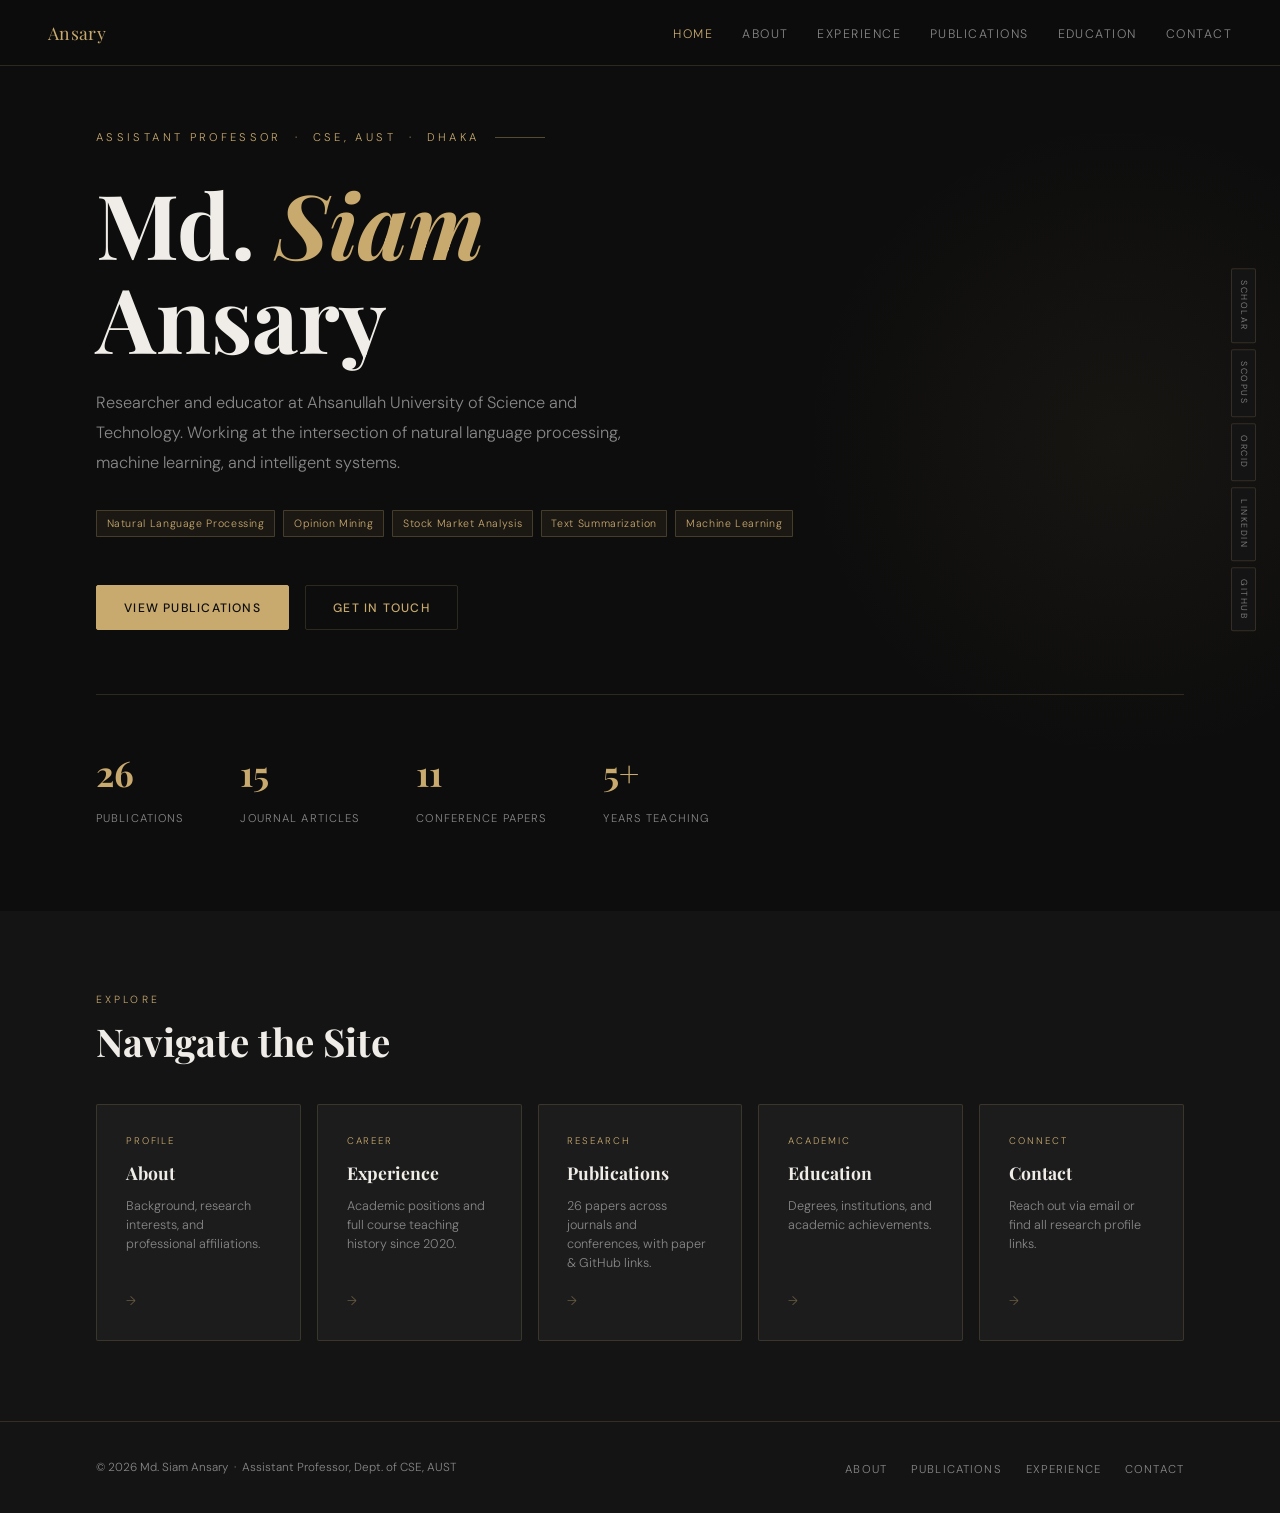
<file: index.html>
<!DOCTYPE html>
<html lang="en">
<head>
<meta charset="UTF-8"/>
<meta name="viewport" content="width=device-width, initial-scale=1.0"/>
<title>Hi! This is Ansary</title>
<meta name="description" content="Assistant Professor, Dept. of CSE, AUST. Researcher in NLP, Opinion Mining, and Machine Learning."/>
<link rel="preconnect" href="https://fonts.googleapis.com"/>
<link href="https://fonts.googleapis.com/css2?family=Playfair+Display:ital,wght@0,400;0,700;1,400&family=DM+Sans:wght@300;400;500&display=swap" rel="stylesheet"/>
<link rel="stylesheet" href="style.css"/>
<style>
#hero {
  min-height: 100vh; display: flex; flex-direction: column; justify-content: center;
  padding: 8rem 6rem 5rem; position: relative; overflow: hidden;
}
#hero::before {
  content: ''; position: absolute; top: 10%; right: -15%;
  width: 700px; height: 700px;
  background: radial-gradient(circle, rgba(200,169,110,0.055) 0%, transparent 65%);
  pointer-events: none;
}
.hero-eyebrow {
  font-size: 0.7rem; letter-spacing: 0.3em; text-transform: uppercase;
  color: var(--accent); margin-bottom: 1.8rem;
  display: flex; align-items: center; gap: 1rem;
}
.hero-eyebrow::after { content:''; display:block; height:1px; width:50px; background:var(--accent); opacity:.4; }
.hero-name { font-family:var(--serif); font-size:clamp(3.5rem,7vw,6rem); line-height:1.05; font-weight:700; margin-bottom:1.5rem; }
.hero-name em { font-style:italic; color:var(--accent); }
.hero-tagline { font-size:1.02rem; color:var(--muted); max-width:540px; margin-bottom:2rem; line-height:1.85; }
.hero-interests { display:flex; flex-wrap:wrap; gap:.5rem; margin-bottom:3rem; }
.hero-ctas { display:flex; gap:1rem; flex-wrap:wrap; margin-bottom:4rem; }
.hero-stats { display:flex; gap:3.5rem; flex-wrap:wrap; padding-top:3rem; border-top:1px solid var(--border); }
.stat-num  { font-family:var(--serif); font-size:2.2rem; font-weight:700; color:var(--accent); display:block; }
.stat-label { font-size:.7rem; letter-spacing:.1em; text-transform:uppercase; color:var(--muted); }

/* quick-nav cards */
.quicknav { display:grid; grid-template-columns:repeat(auto-fit, minmax(195px,1fr)); gap:1rem; }
.qcard {
  padding:1.8rem; background:var(--bg3); border:1px solid var(--border); border-radius:2px;
  text-decoration:none; color:var(--text); display:flex; flex-direction:column; gap:.55rem;
  transition:border-color .25s, transform .25s;
}
.qcard:hover { border-color:var(--accent); transform:translateY(-4px); }
.qcard-icon  { font-size:.6rem; letter-spacing:.2em; text-transform:uppercase; color:var(--accent); }
.qcard-title { font-family:var(--serif); font-size:1.1rem; font-weight:700; }
.qcard-desc  { font-size:.79rem; color:var(--muted); line-height:1.5; }
.qcard-arrow { font-size:.8rem; color:var(--accent); opacity:.45; margin-top:auto; padding-top:.5rem; }

@media(max-width:960px){ #hero{ padding:7rem 1.5rem 4rem; } .hero-stats{ gap:2rem; } }
</style>
</head>
<body>
<main>

<!-- HERO -->
<section id="hero">
  <p class="hero-eyebrow fade-up d1">Assistant Professor &nbsp;·&nbsp; CSE, AUST &nbsp;·&nbsp; Dhaka</p>
  <h1 class="hero-name fade-up d2">Md. <em>Siam</em><br>Ansary</h1>
  <p class="hero-tagline fade-up d3">Researcher and educator at Ahsanullah University of Science and Technology. Working at the intersection of natural language processing, machine learning, and intelligent systems.</p>
  <div class="hero-interests fade-up d3">
    <span class="tag tag-accent">Natural Language Processing</span>
    <span class="tag tag-accent">Opinion Mining</span>
    <span class="tag tag-accent">Stock Market Analysis</span>
    <span class="tag tag-accent">Text Summarization</span>
    <span class="tag tag-accent">Machine Learning</span>
  </div>
  <div class="hero-ctas fade-up d4">
    <a href="publications.html" class="btn btn-primary">View Publications</a>
    <a href="contact.html"      class="btn btn-outline">Get in Touch</a>
  </div>
  <div class="hero-stats fade-up d5">
    <div><span class="stat-num">26</span><span class="stat-label">Publications</span></div>
    <div><span class="stat-num">15</span><span class="stat-label">Journal Articles</span></div>
    <div><span class="stat-num">11</span><span class="stat-label">Conference Papers</span></div>
    <div><span class="stat-num">5+</span><span class="stat-label">Years Teaching</span></div>
  </div>
</section>

<!-- QUICK NAV -->
<section class="section section-alt">
  <p class="section-label">Explore</p>
  <h2 class="section-title">Navigate the Site</h2>
  <div class="quicknav">
    <a href="about.html" class="qcard">
      <span class="qcard-icon">Profile</span>
      <span class="qcard-title">About</span>
      <span class="qcard-desc">Background, research interests, and professional affiliations.</span>
      <span class="qcard-arrow">→</span>
    </a>
    <a href="experience.html" class="qcard">
      <span class="qcard-icon">Career</span>
      <span class="qcard-title">Experience</span>
      <span class="qcard-desc">Academic positions and full course teaching history since 2020.</span>
      <span class="qcard-arrow">→</span>
    </a>
    <a href="publications.html" class="qcard">
      <span class="qcard-icon">Research</span>
      <span class="qcard-title">Publications</span>
      <span class="qcard-desc">26 papers across journals and conferences, with paper & GitHub links.</span>
      <span class="qcard-arrow">→</span>
    </a>
    <a href="education.html" class="qcard">
      <span class="qcard-icon">Academic</span>
      <span class="qcard-title">Education</span>
      <span class="qcard-desc">Degrees, institutions, and academic achievements.</span>
      <span class="qcard-arrow">→</span>
    </a>
    <a href="contact.html" class="qcard">
      <span class="qcard-icon">Connect</span>
      <span class="qcard-title">Contact</span>
      <span class="qcard-desc">Reach out via email or find all research profile links.</span>
      <span class="qcard-arrow">→</span>
    </a>
  </div>
</section>

</main>
<script src="partials.js"></script>
<script src="nav.js"></script>
</body>
</html>
</file>
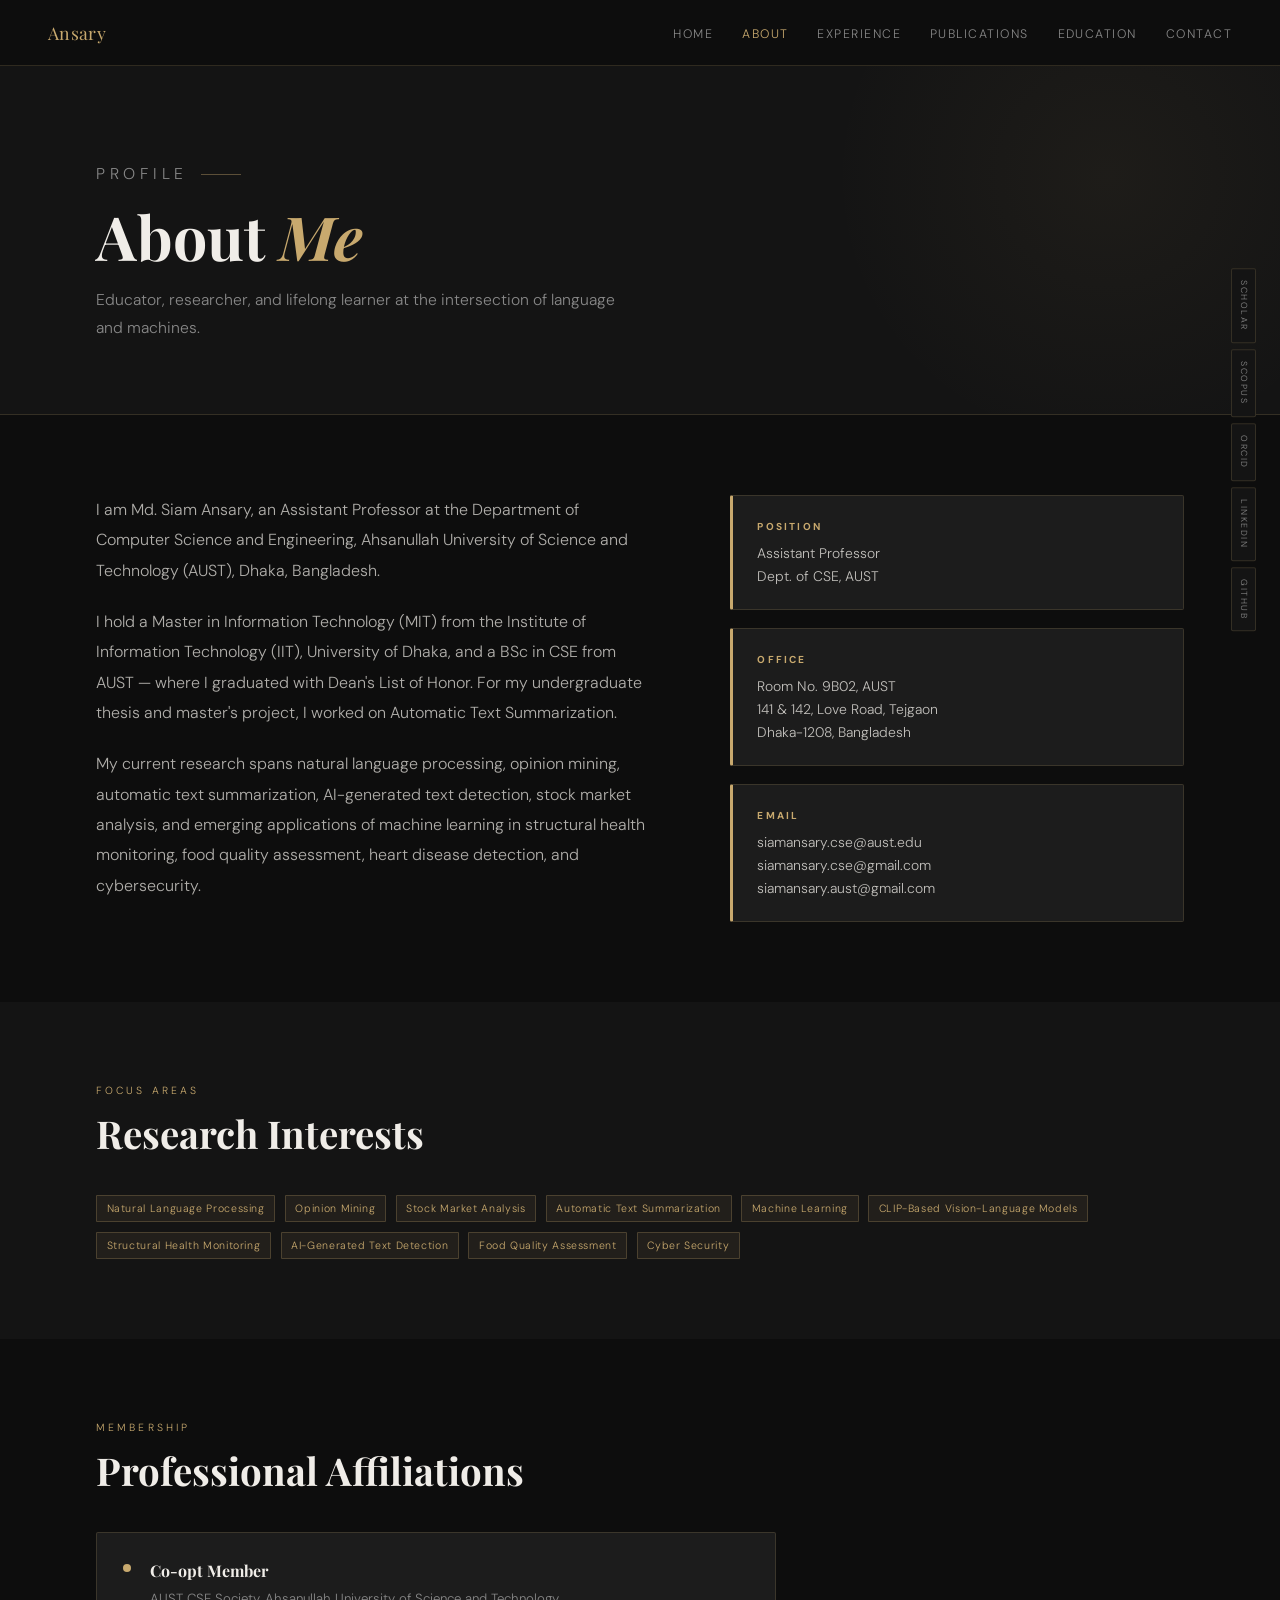
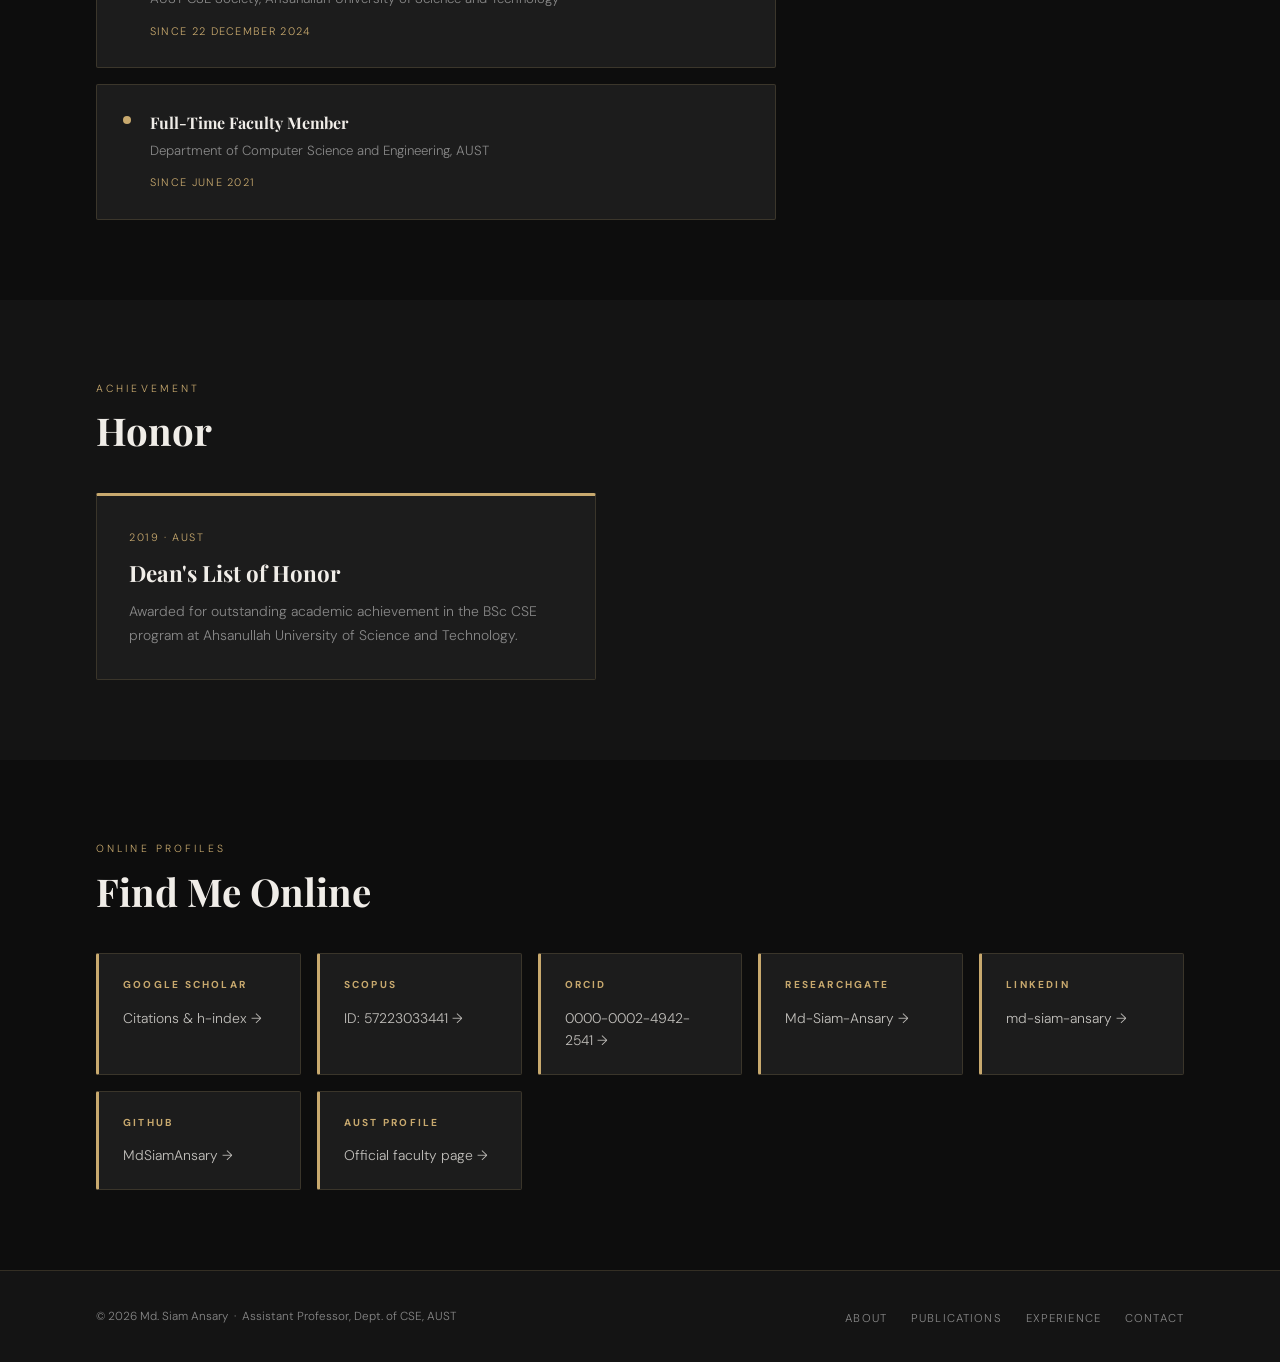
<file: about.html>
<!DOCTYPE html>
<html lang="en">
<head>
<meta charset="UTF-8"/>
<meta name="viewport" content="width=device-width, initial-scale=1.0"/>
<title>Hi! This is Ansary — About</title>
<link rel="preconnect" href="https://fonts.googleapis.com"/>
<link href="https://fonts.googleapis.com/css2?family=Playfair+Display:ital,wght@0,400;0,700;1,400&family=DM+Sans:wght@300;400;500&display=swap" rel="stylesheet"/>
<link rel="stylesheet" href="style.css"/>
<style>
.about-grid { display:grid; grid-template-columns:1.1fr .9fr; gap:5rem; align-items:start; }
.about-text p { color:rgba(240,237,232,.72); font-size:1rem; margin-bottom:1.3rem; line-height:1.9; }
.about-details { display:flex; flex-direction:column; gap:1.1rem; }

/* affiliations */
.affil-card {
  padding:1.5rem 1.6rem; background:var(--bg3); border:1px solid var(--border);
  border-radius:2px; display:flex; gap:1.2rem; align-items:flex-start;
  transition:border-color .25s;
}
.affil-card:hover { border-color:rgba(200,169,110,.4); }
.affil-dot { width:8px; height:8px; border-radius:50%; background:var(--accent); flex-shrink:0; margin-top:.45rem; }
.affil-body {}
.affil-role  { font-family:var(--serif); font-size:1rem; font-weight:700; margin-bottom:.25rem; }
.affil-place { font-size:.83rem; color:var(--muted); margin-bottom:.3rem; }
.affil-since { font-size:.68rem; letter-spacing:.12em; text-transform:uppercase; color:var(--accent); }

/* research interests grid */
.interests-grid { display:flex; flex-wrap:wrap; gap:.6rem; }

@media(max-width:960px){ .about-grid{ grid-template-columns:1fr; gap:3rem; } }
</style>
</head>
<body>
<main>

<!-- PAGE HERO -->
<div class="page-hero">
  <p class="page-hero-eyebrow fade-up d1">Profile</p>
  <h1 class="fade-up d2">About <em>Me</em></h1>
  <p class="fade-up d3">Educator, researcher, and lifelong learner at the intersection of language and machines.</p>
</div>

<!-- BIO + DETAILS -->
<section class="section">
  <div class="about-grid">
    <div class="about-text">
      <p>I am Md. Siam Ansary, an Assistant Professor at the Department of Computer Science and Engineering, Ahsanullah University of Science and Technology (AUST), Dhaka, Bangladesh.</p>
      <p>I hold a Master in Information Technology (MIT) from the Institute of Information Technology (IIT), University of Dhaka, and a BSc in CSE from AUST — where I graduated with Dean's List of Honor. For my undergraduate thesis and master's project, I worked on Automatic Text Summarization.</p>
      <p>My current research spans natural language processing, opinion mining, automatic text summarization, AI-generated text detection, stock market analysis, and emerging applications of machine learning in structural health monitoring, food quality assessment, heart disease detection, and cybersecurity.</p>
    </div>
    <div class="about-details">
      <div class="detail-card">
        <h4>Position</h4>
        <p>Assistant Professor<br>Dept. of CSE, AUST</p>
      </div>
      <div class="detail-card">
        <h4>Office</h4>
        <p>Room No. 9B02, AUST<br>141 &amp; 142, Love Road, Tejgaon<br>Dhaka-1208, Bangladesh</p>
      </div>
      <div class="detail-card">
        <h4>Email</h4>
        <a href="mailto:siamansary.cse@aust.edu">siamansary.cse@aust.edu</a>
        <a href="mailto:siamansary.cse@gmail.com">siamansary.cse@gmail.com</a>
        <a href="mailto:siamansary.aust@gmail.com">siamansary.aust@gmail.com</a>
      </div>
    </div>
  </div>
</section>

<!-- RESEARCH INTERESTS -->
<section class="section section-alt">
  <p class="section-label">Focus Areas</p>
  <h2 class="section-title">Research Interests</h2>
  <div class="interests-grid">
    <span class="tag tag-accent">Natural Language Processing</span>
    <span class="tag tag-accent">Opinion Mining</span>
    <span class="tag tag-accent">Stock Market Analysis</span>
    <span class="tag tag-accent">Automatic Text Summarization</span>
    <span class="tag tag-accent">Machine Learning</span>
    <span class="tag tag-accent">CLIP-Based Vision-Language Models</span>
    <span class="tag tag-accent">Structural Health Monitoring</span>
    <span class="tag tag-accent">AI-Generated Text Detection</span>
    <span class="tag tag-accent">Food Quality Assessment</span>
    <span class="tag tag-accent">Cyber Security</span>
  </div>
</section>

<!-- AFFILIATIONS -->
<section class="section">
  <p class="section-label">Membership</p>
  <h2 class="section-title">Professional Affiliations</h2>
  <div style="display:flex;flex-direction:column;gap:1rem;max-width:680px;">

    <div class="affil-card">
      <div class="affil-dot"></div>
      <div class="affil-body">
        <p class="affil-role">Co-opt Member</p>
        <p class="affil-place">AUST CSE Society, Ahsanullah University of Science and Technology</p>
        <span class="affil-since">Since 22 December 2024</span>
      </div>
    </div>

    <div class="affil-card">
      <div class="affil-dot"></div>
      <div class="affil-body">
        <p class="affil-role">Full-Time Faculty Member</p>
        <p class="affil-place">Department of Computer Science and Engineering, AUST</p>
        <span class="affil-since">Since June 2021</span>
      </div>
    </div>

  </div>
</section>

<!-- ACADEMIC HONOR -->
<section class="section section-alt">
  <p class="section-label">Achievement</p>
  <h2 class="section-title">Honor</h2>
  <div style="max-width:500px;">
    <div style="padding:2rem 2rem;background:var(--bg3);border:1px solid var(--border);border-radius:2px;border-top:3px solid var(--accent);">
      <p style="font-size:.67rem;letter-spacing:.15em;text-transform:uppercase;color:var(--accent);margin-bottom:.5rem;">2019 · AUST</p>
      <p style="font-family:var(--serif);font-size:1.4rem;font-weight:700;margin-bottom:.5rem;">Dean's List of Honor</p>
      <p style="font-size:.87rem;color:var(--muted);">Awarded for outstanding academic achievement in the BSc CSE program at Ahsanullah University of Science and Technology.</p>
    </div>
  </div>
</section>

<!-- LINKS -->
<section class="section">
  <p class="section-label">Online Profiles</p>
  <h2 class="section-title">Find Me Online</h2>
  <div style="display:grid;grid-template-columns:repeat(auto-fit,minmax(180px,1fr));gap:1rem;">
    <a href="https://scholar.google.com/citations?user=LvOwTM8AAAAJ&hl=en" target="_blank" rel="noopener" class="detail-card" style="text-decoration:none;display:flex;flex-direction:column;gap:.4rem;">
      <h4>Google Scholar</h4><p>Citations &amp; h-index →</p>
    </a>
    <a href="https://www.scopus.com/authid/detail.uri?authorId=57223033441" target="_blank" rel="noopener" class="detail-card" style="text-decoration:none;display:flex;flex-direction:column;gap:.4rem;">
      <h4>Scopus</h4><p>ID: 57223033441 →</p>
    </a>
    <a href="https://orcid.org/0000-0002-4942-2541" target="_blank" rel="noopener" class="detail-card" style="text-decoration:none;display:flex;flex-direction:column;gap:.4rem;">
      <h4>ORCID</h4><p>0000-0002-4942-2541 →</p>
    </a>
    <a href="https://www.researchgate.net/profile/Md-Siam-Ansary" target="_blank" rel="noopener" class="detail-card" style="text-decoration:none;display:flex;flex-direction:column;gap:.4rem;">
      <h4>ResearchGate</h4><p>Md-Siam-Ansary →</p>
    </a>
    <a href="https://www.linkedin.com/in/md-siam-ansary/" target="_blank" rel="noopener" class="detail-card" style="text-decoration:none;display:flex;flex-direction:column;gap:.4rem;">
      <h4>LinkedIn</h4><p>md-siam-ansary →</p>
    </a>
    <a href="https://github.com/MdSiamAnsary/" target="_blank" rel="noopener" class="detail-card" style="text-decoration:none;display:flex;flex-direction:column;gap:.4rem;">
      <h4>GitHub</h4><p>MdSiamAnsary →</p>
    </a>
    <a href="https://www.aust.edu/cse/faculty_member/mr_md_siam_ansary" target="_blank" rel="noopener" class="detail-card" style="text-decoration:none;display:flex;flex-direction:column;gap:.4rem;">
      <h4>AUST Profile</h4><p>Official faculty page →</p>
    </a>
  </div>
</section>

</main>
<script src="partials.js"></script>
<script src="nav.js"></script>
</body>
</html>
</file>
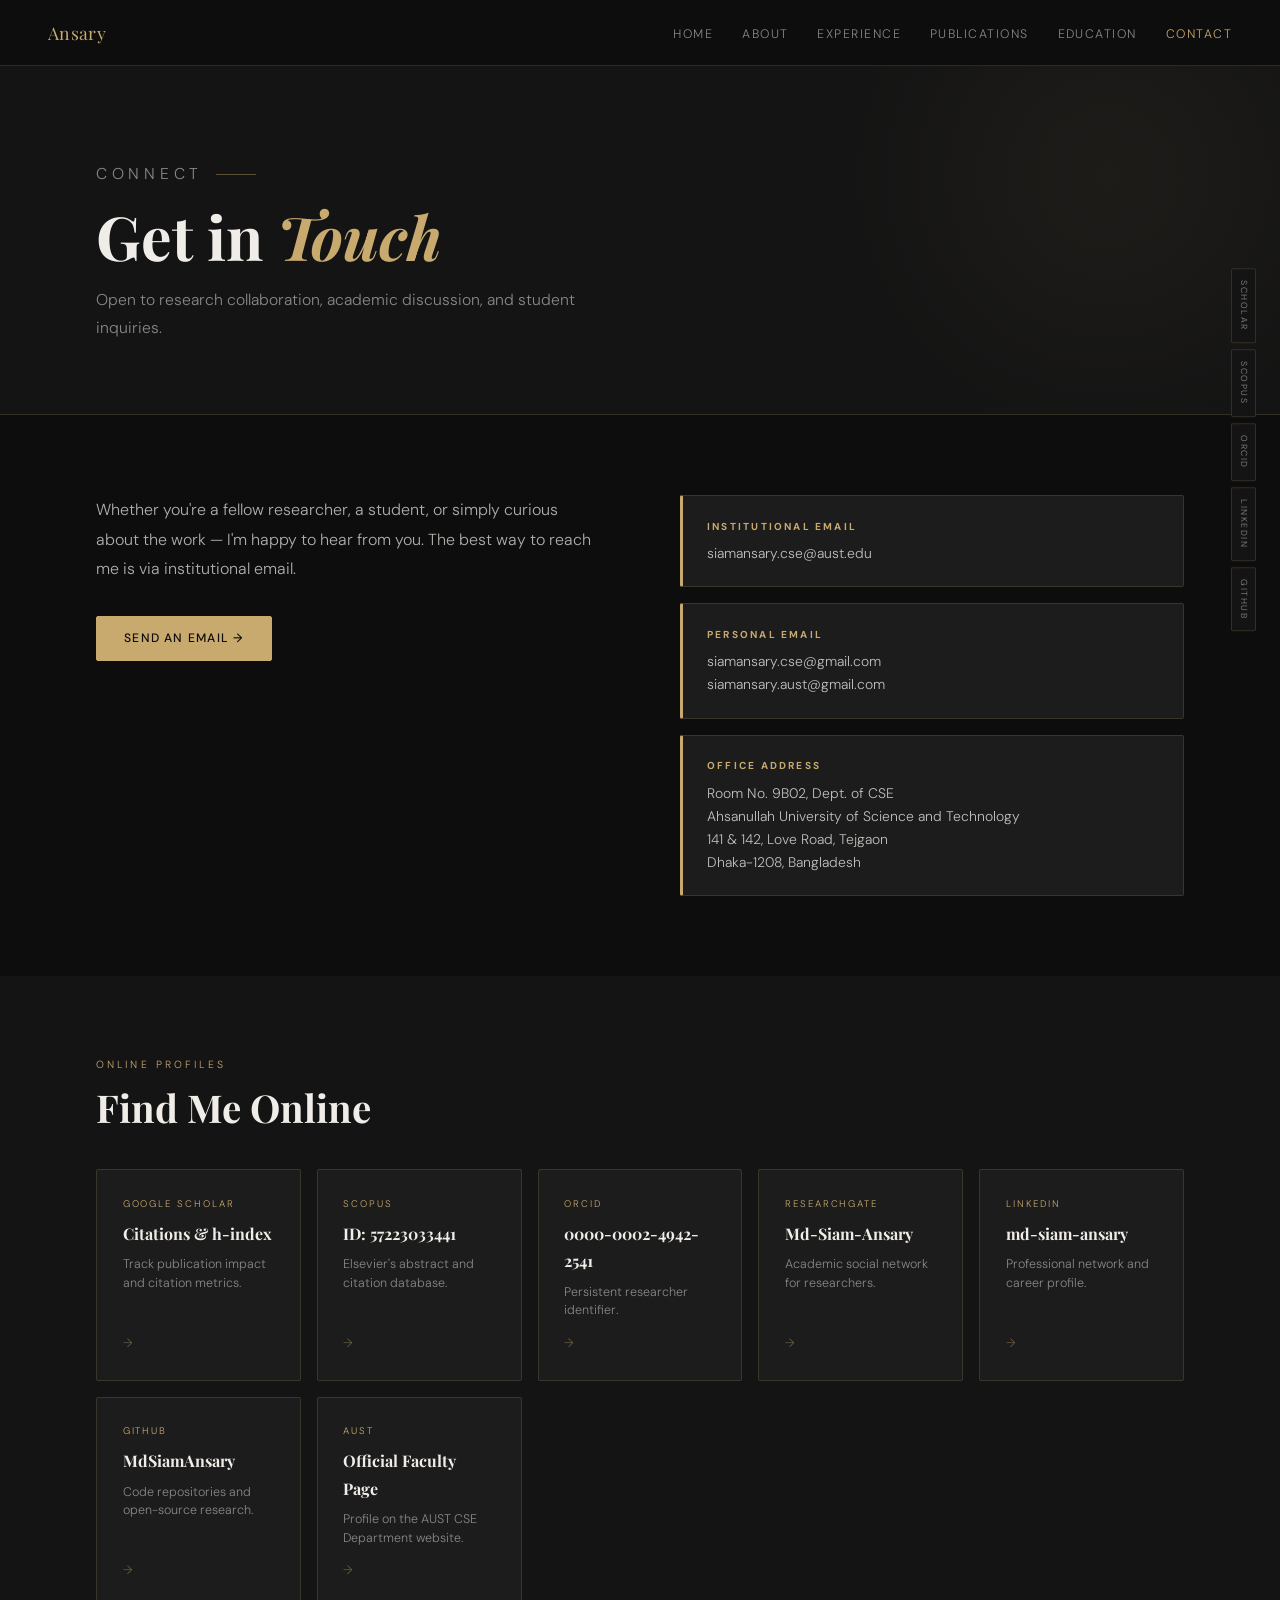
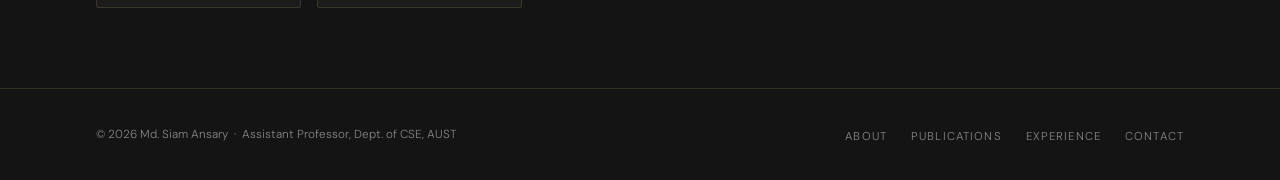
<file: contact.html>
<!DOCTYPE html>
<html lang="en">
<head>
<meta charset="UTF-8"/>
<meta name="viewport" content="width=device-width, initial-scale=1.0"/>
<title>Hi! This is Ansary — Contact</title>
<link rel="preconnect" href="https://fonts.googleapis.com"/>
<link href="https://fonts.googleapis.com/css2?family=Playfair+Display:ital,wght@0,400;0,700;1,400&family=DM+Sans:wght@300;400;500&display=swap" rel="stylesheet"/>
<link rel="stylesheet" href="style.css"/>
<style>
.contact-layout { display:grid; grid-template-columns:1fr 1fr; gap:5rem; align-items:start; }
.contact-text p  { color:rgba(240,237,232,.72); font-size:1rem; line-height:1.85; margin-bottom:2rem; }
.contact-cards   { display:flex; flex-direction:column; gap:1rem; }

/* profile grid */
.profiles-grid { display:grid; grid-template-columns:repeat(auto-fit,minmax(185px,1fr)); gap:1rem; }
.profile-card {
  padding:1.6rem; background:var(--bg3); border:1px solid var(--border); border-radius:2px;
  text-decoration:none; color:var(--text); display:flex; flex-direction:column; gap:.5rem;
  transition:border-color .25s, transform .25s;
}
.profile-card:hover { border-color:var(--accent); transform:translateY(-3px); }
.profile-icon  { font-size:.6rem; letter-spacing:.2em; text-transform:uppercase; color:var(--accent); }
.profile-name  { font-family:var(--serif); font-size:1rem; font-weight:700; }
.profile-desc  { font-size:.78rem; color:var(--muted); line-height:1.5; flex:1; }
.profile-arrow { font-size:.78rem; color:var(--accent); opacity:.45; padding-top:.3rem; }

@media(max-width:960px){ .contact-layout{ grid-template-columns:1fr; gap:3rem; } }
</style>
</head>
<body>
<main>

<div class="page-hero">
  <p class="page-hero-eyebrow fade-up d1">Connect</p>
  <h1 class="fade-up d2">Get in <em>Touch</em></h1>
  <p class="fade-up d3">Open to research collaboration, academic discussion, and student inquiries.</p>
</div>

<!-- CONTACT DETAILS -->
<section class="section">
  <div class="contact-layout">
    <div class="contact-text">
      <p>Whether you're a fellow researcher, a student, or simply curious about the work — I'm happy to hear from you. The best way to reach me is via institutional email.</p>
      <a href="mailto:siamansary.cse@aust.edu" class="btn btn-primary">Send an Email →</a>
    </div>
    <div class="contact-cards">
      <div class="detail-card">
        <h4>Institutional Email</h4>
        <a href="mailto:siamansary.cse@aust.edu">siamansary.cse@aust.edu</a>
      </div>
      <div class="detail-card">
        <h4>Personal Email</h4>
        <a href="mailto:siamansary.cse@gmail.com">siamansary.cse@gmail.com</a>
        <a href="mailto:siamansary.aust@gmail.com">siamansary.aust@gmail.com</a>
      </div>
      <div class="detail-card">
        <h4>Office Address</h4>
        <p>Room No. 9B02, Dept. of CSE<br>Ahsanullah University of Science and Technology<br>141 &amp; 142, Love Road, Tejgaon<br>Dhaka-1208, Bangladesh</p>
      </div>
    </div>
  </div>
</section>

<!-- PROFILES -->
<section class="section section-alt">
  <p class="section-label">Online Profiles</p>
  <h2 class="section-title">Find Me Online</h2>
  <div class="profiles-grid">

    <a class="profile-card" href="https://scholar.google.com/citations?user=LvOwTM8AAAAJ&hl=en" target="_blank" rel="noopener">
      <span class="profile-icon">Google Scholar</span>
      <span class="profile-name">Citations &amp; h-index</span>
      <span class="profile-desc">Track publication impact and citation metrics.</span>
      <span class="profile-arrow">→</span>
    </a>

    <a class="profile-card" href="https://www.scopus.com/authid/detail.uri?authorId=57223033441" target="_blank" rel="noopener">
      <span class="profile-icon">Scopus</span>
      <span class="profile-name">ID: 57223033441</span>
      <span class="profile-desc">Elsevier's abstract and citation database.</span>
      <span class="profile-arrow">→</span>
    </a>

    <a class="profile-card" href="https://orcid.org/0000-0002-4942-2541" target="_blank" rel="noopener">
      <span class="profile-icon">ORCID</span>
      <span class="profile-name">0000-0002-4942-2541</span>
      <span class="profile-desc">Persistent researcher identifier.</span>
      <span class="profile-arrow">→</span>
    </a>

    <a class="profile-card" href="https://www.researchgate.net/profile/Md-Siam-Ansary" target="_blank" rel="noopener">
      <span class="profile-icon">ResearchGate</span>
      <span class="profile-name">Md-Siam-Ansary</span>
      <span class="profile-desc">Academic social network for researchers.</span>
      <span class="profile-arrow">→</span>
    </a>

    <a class="profile-card" href="https://www.linkedin.com/in/md-siam-ansary/" target="_blank" rel="noopener">
      <span class="profile-icon">LinkedIn</span>
      <span class="profile-name">md-siam-ansary</span>
      <span class="profile-desc">Professional network and career profile.</span>
      <span class="profile-arrow">→</span>
    </a>

    <a class="profile-card" href="https://github.com/MdSiamAnsary/" target="_blank" rel="noopener">
      <span class="profile-icon">GitHub</span>
      <span class="profile-name">MdSiamAnsary</span>
      <span class="profile-desc">Code repositories and open-source research.</span>
      <span class="profile-arrow">→</span>
    </a>

    <a class="profile-card" href="https://www.aust.edu/cse/faculty_member/mr_md_siam_ansary" target="_blank" rel="noopener">
      <span class="profile-icon">AUST</span>
      <span class="profile-name">Official Faculty Page</span>
      <span class="profile-desc">Profile on the AUST CSE Department website.</span>
      <span class="profile-arrow">→</span>
    </a>

  </div>
</section>

</main>
<script src="partials.js"></script>
<script src="nav.js"></script>
</body>
</html>
</file>
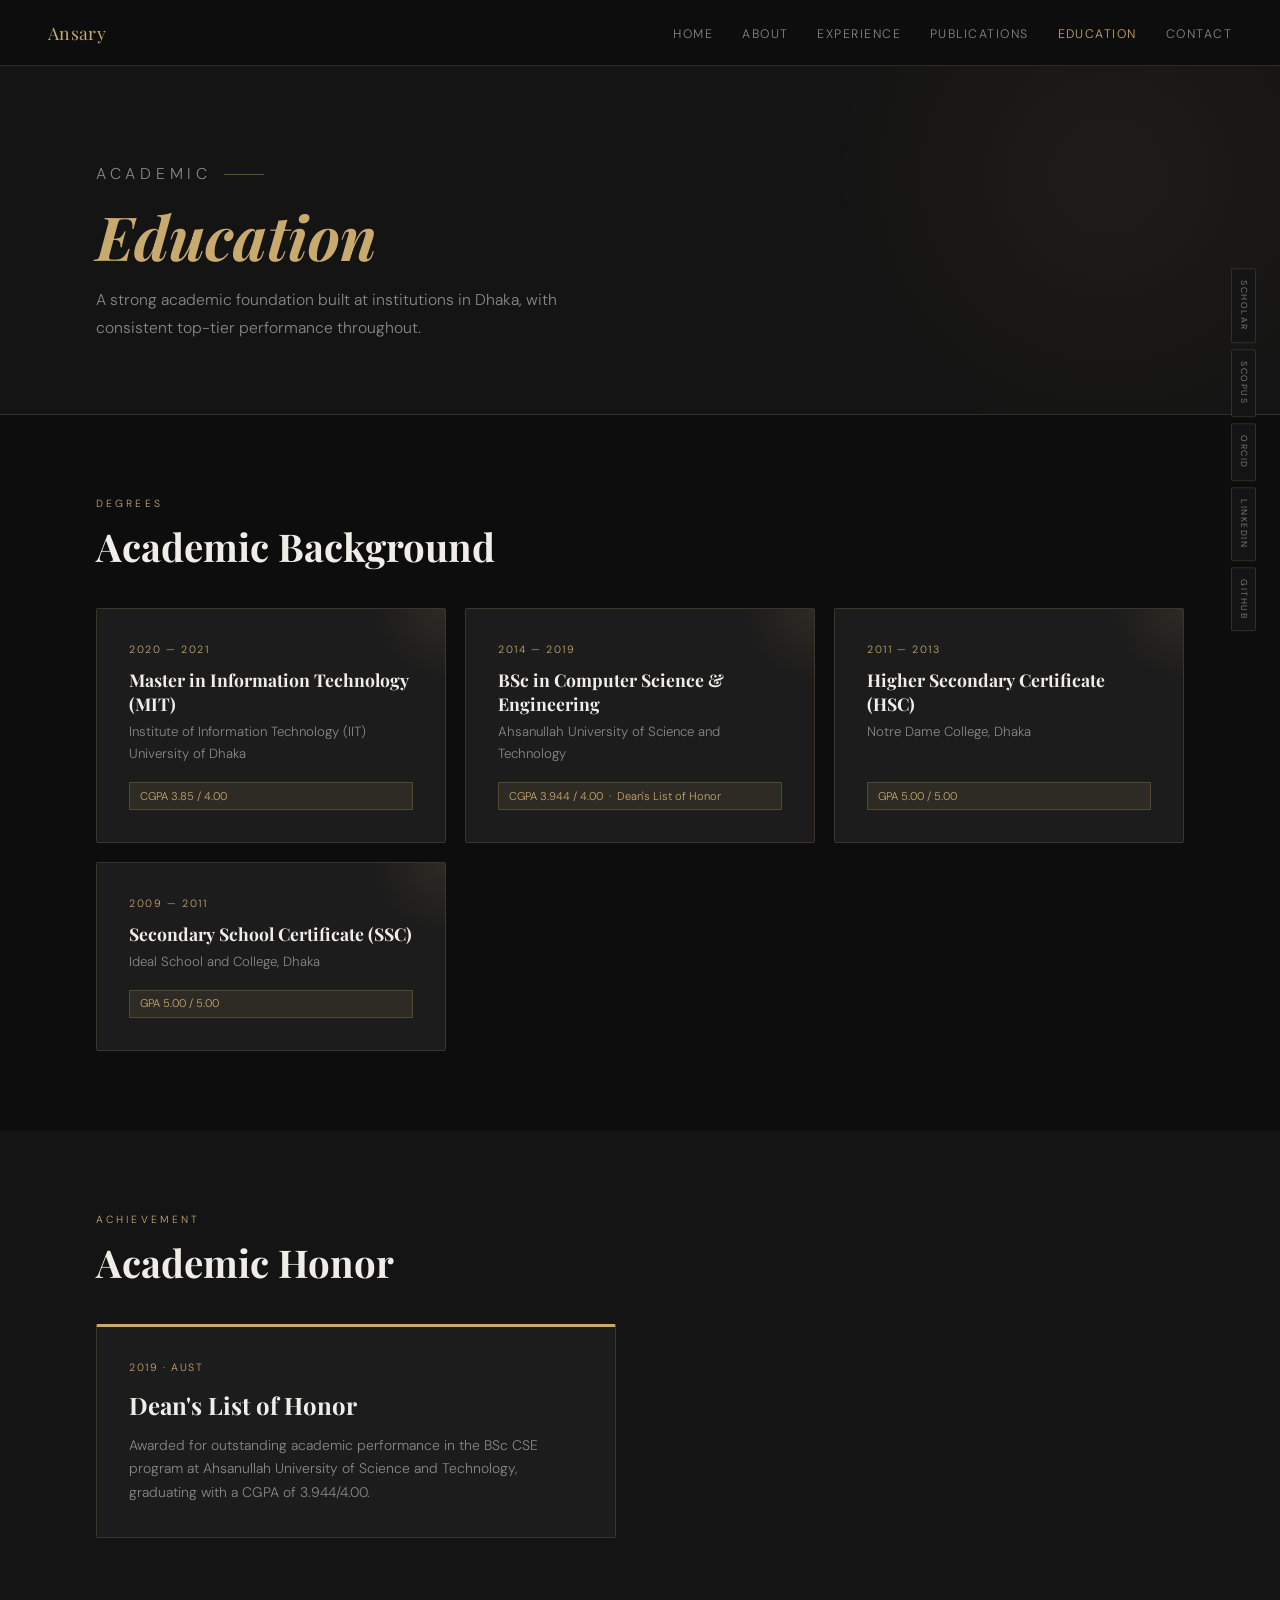
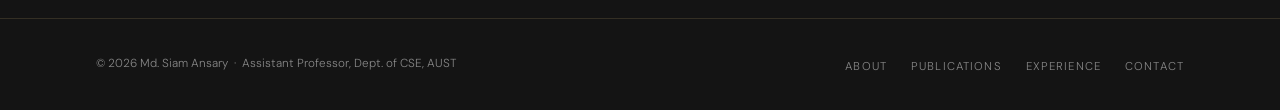
<file: education.html>
<!DOCTYPE html>
<html lang="en">
<head>
<meta charset="UTF-8"/>
<meta name="viewport" content="width=device-width, initial-scale=1.0"/>
<title>Hi! This is Ansary — Education</title>
<link rel="preconnect" href="https://fonts.googleapis.com"/>
<link href="https://fonts.googleapis.com/css2?family=Playfair+Display:ital,wght@0,400;0,700;1,400&family=DM+Sans:wght@300;400;500&display=swap" rel="stylesheet"/>
<link rel="stylesheet" href="style.css"/>
<style>
.edu-grid { display:grid; grid-template-columns:repeat(auto-fit,minmax(260px,1fr)); gap:1.2rem; }
.edu-card {
  padding:2rem; background:var(--bg3); border:1px solid var(--border); border-radius:2px;
  position:relative; overflow:hidden; transition:border-color .25s, transform .25s;
  display:flex; flex-direction:column;
}
.edu-card:hover { border-color:var(--accent); transform:translateY(-5px); }
.edu-card::after { content:''; position:absolute; top:0; right:0; width:70px; height:70px; background:radial-gradient(circle at top right,rgba(200,169,110,.1),transparent 70%); }
.edu-period { font-size:.66rem; letter-spacing:.15em; text-transform:uppercase; color:var(--accent); margin-bottom:.55rem; }
.edu-degree { font-family:var(--serif); font-size:1.1rem; font-weight:700; margin-bottom:.35rem; line-height:1.35; }
.edu-inst   { font-size:.83rem; color:var(--muted); margin-bottom:1rem; flex:1; }
.edu-gpa    { font-size:.7rem; display:inline-block; padding:.22rem .6rem; background:rgba(200,169,110,.1); border:1px solid rgba(200,169,110,.25); color:var(--accent); border-radius:1px; }
</style>
</head>
<body>
<main>

<div class="page-hero">
  <p class="page-hero-eyebrow fade-up d1">Academic</p>
  <h1 class="fade-up d2"><em>Education</em></h1>
  <p class="fade-up d3">A strong academic foundation built at institutions in Dhaka, with consistent top-tier performance throughout.</p>
</div>

<section class="section">
  <p class="section-label">Degrees</p>
  <h2 class="section-title">Academic Background</h2>
  <div class="edu-grid">

    <div class="edu-card">
      <p class="edu-period">2020 — 2021</p>
      <h3 class="edu-degree">Master in Information Technology (MIT)</h3>
      <p class="edu-inst">Institute of Information Technology (IIT)<br>University of Dhaka</p>
      <span class="edu-gpa">CGPA 3.85 / 4.00</span>
    </div>

    <div class="edu-card">
      <p class="edu-period">2014 — 2019</p>
      <h3 class="edu-degree">BSc in Computer Science &amp; Engineering</h3>
      <p class="edu-inst">Ahsanullah University of Science and Technology</p>
      <span class="edu-gpa">CGPA 3.944 / 4.00 &nbsp;·&nbsp; Dean's List of Honor</span>
    </div>

    <div class="edu-card">
      <p class="edu-period">2011 — 2013</p>
      <h3 class="edu-degree">Higher Secondary Certificate (HSC)</h3>
      <p class="edu-inst">Notre Dame College, Dhaka</p>
      <span class="edu-gpa">GPA 5.00 / 5.00</span>
    </div>

    <div class="edu-card">
      <p class="edu-period">2009 — 2011</p>
      <h3 class="edu-degree">Secondary School Certificate (SSC)</h3>
      <p class="edu-inst">Ideal School and College, Dhaka</p>
      <span class="edu-gpa">GPA 5.00 / 5.00</span>
    </div>

  </div>
</section>

<section class="section section-alt">
  <p class="section-label">Achievement</p>
  <h2 class="section-title">Academic Honor</h2>
  <div style="max-width:520px;">
    <div style="padding:2rem;background:var(--bg3);border:1px solid var(--border);border-radius:2px;border-top:3px solid var(--accent);">
      <p style="font-size:.66rem;letter-spacing:.15em;text-transform:uppercase;color:var(--accent);margin-bottom:.5rem;">2019 · AUST</p>
      <p style="font-family:var(--serif);font-size:1.5rem;font-weight:700;margin-bottom:.5rem;">Dean's List of Honor</p>
      <p style="font-size:.87rem;color:var(--muted);">Awarded for outstanding academic performance in the BSc CSE program at Ahsanullah University of Science and Technology, graduating with a CGPA of 3.944/4.00.</p>
    </div>
  </div>
</section>

</main>
<script src="partials.js"></script>
<script src="nav.js"></script>
</body>
</html>
</file>
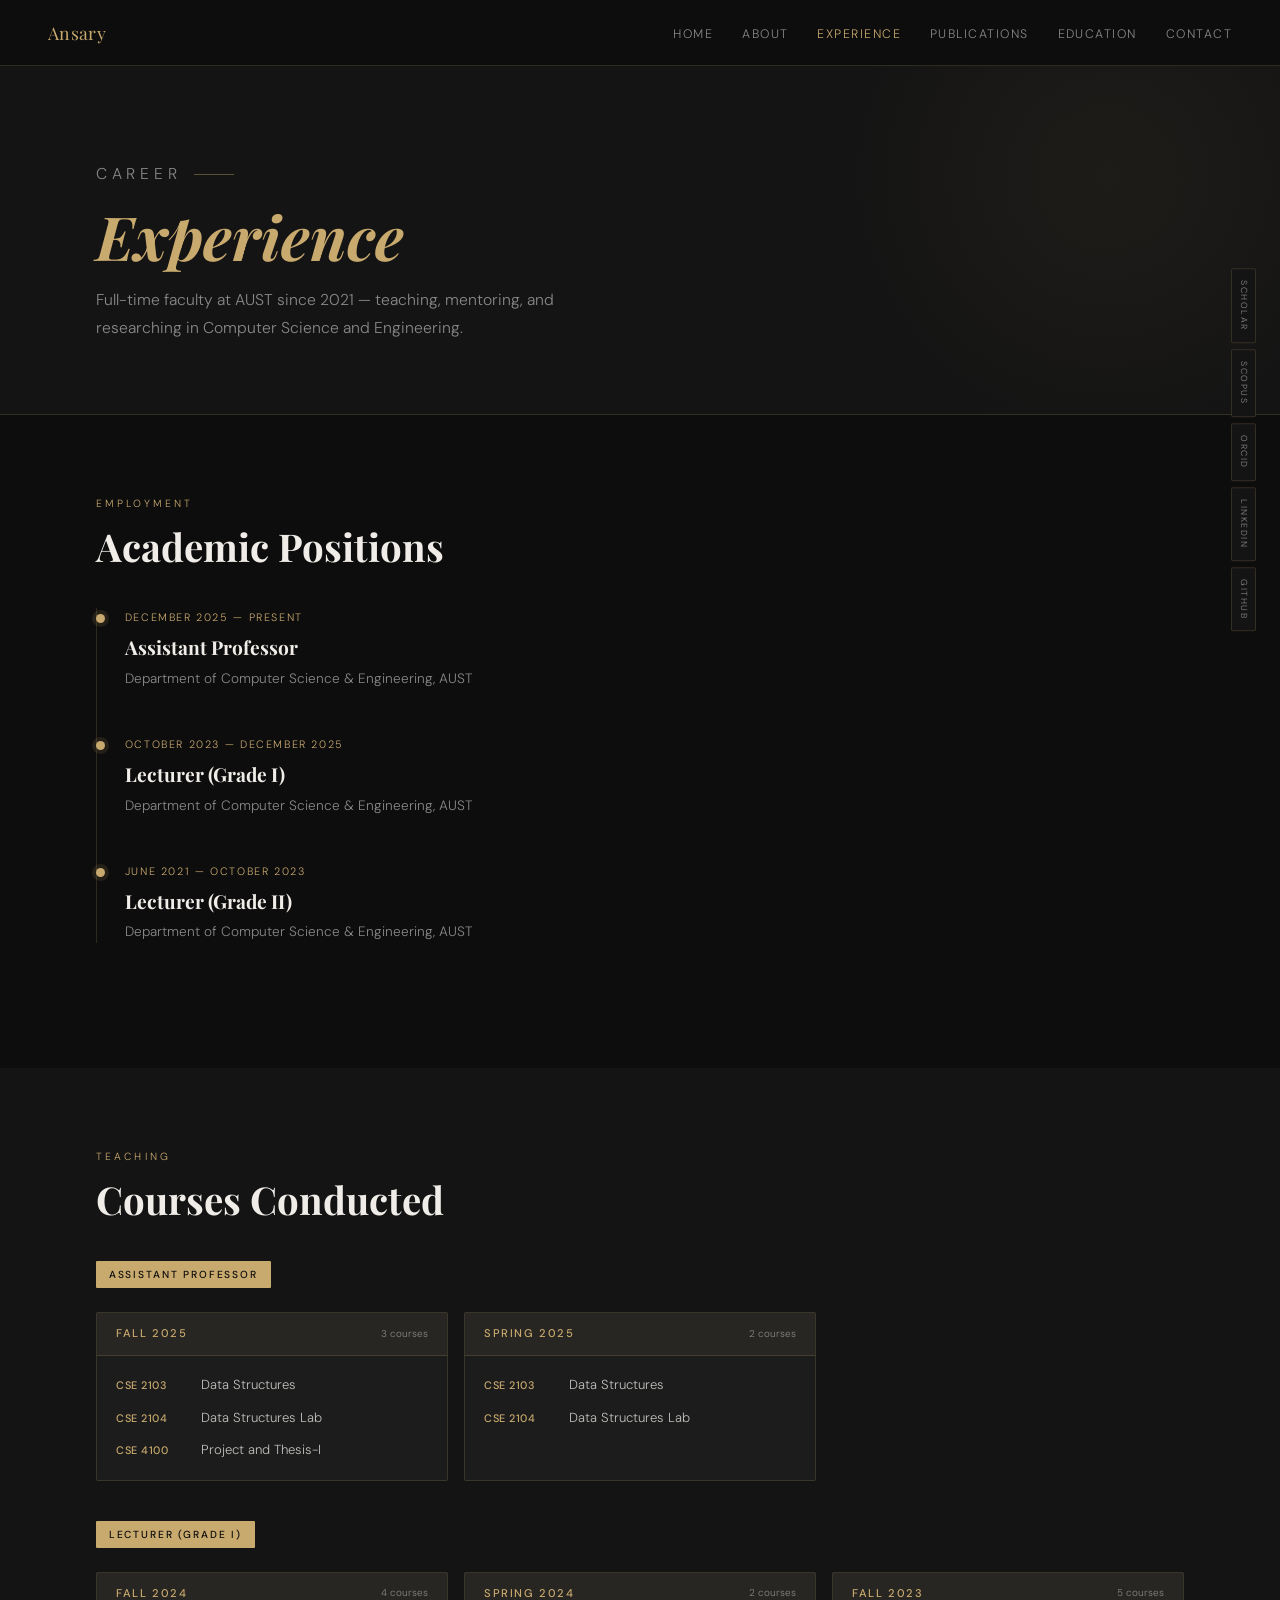
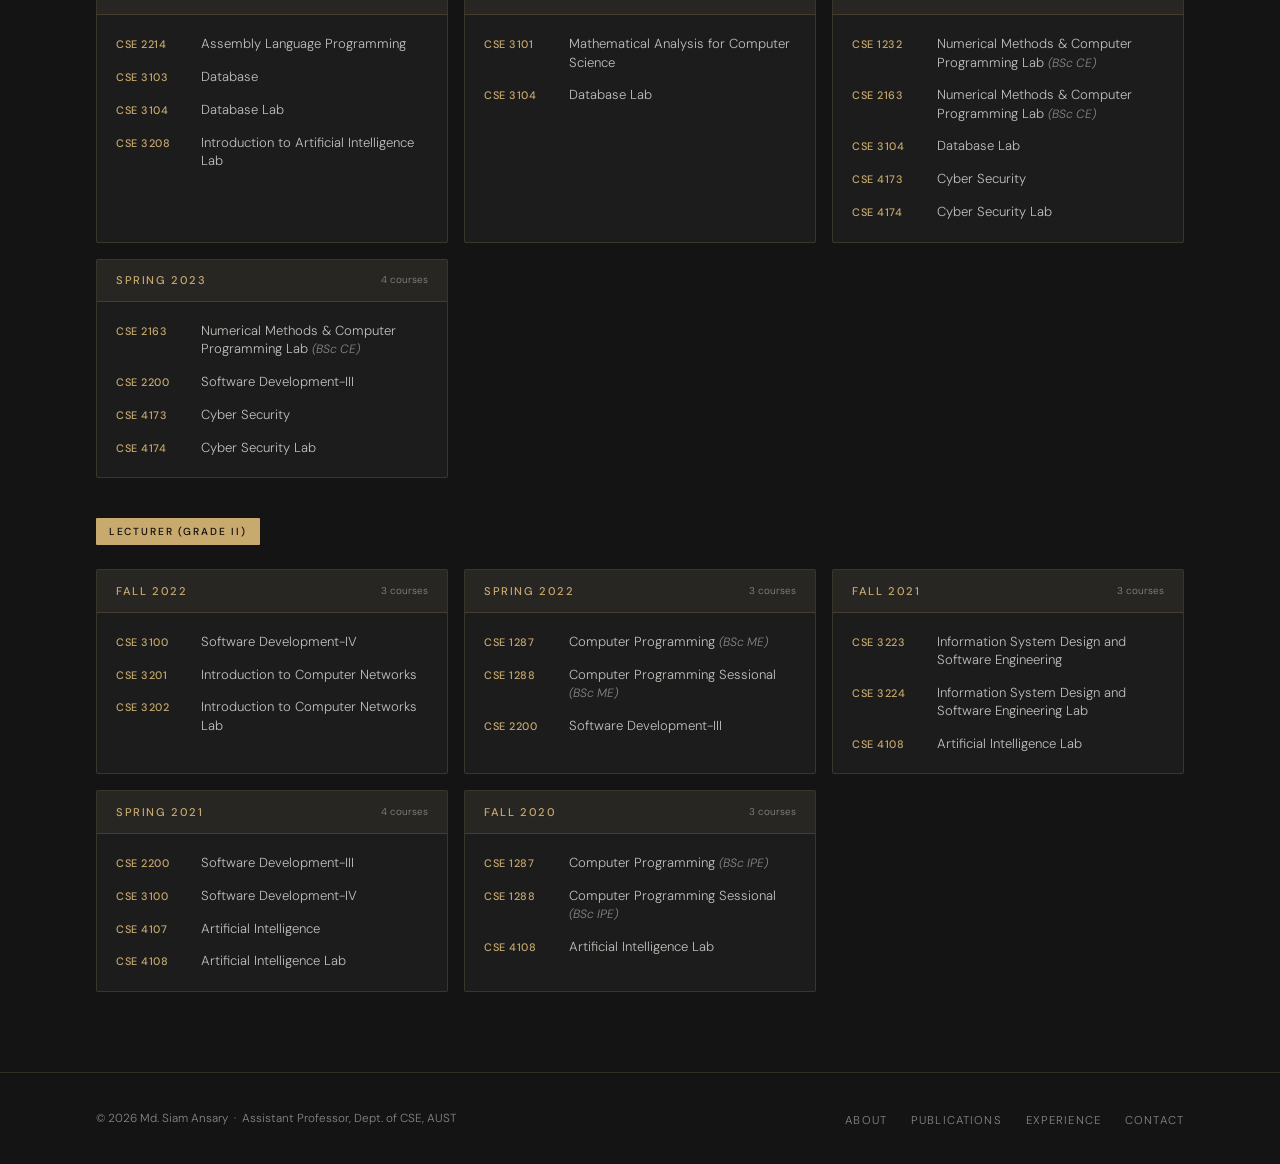
<file: experience.html>
<!DOCTYPE html>
<html lang="en">
<head>
<meta charset="UTF-8"/>
<meta name="viewport" content="width=device-width, initial-scale=1.0"/>
<title>Hi! This is Ansary — Experience</title>
<link rel="preconnect" href="https://fonts.googleapis.com"/>
<link href="https://fonts.googleapis.com/css2?family=Playfair+Display:ital,wght@0,400;0,700;1,400&family=DM+Sans:wght@300;400;500&display=swap" rel="stylesheet"/>
<link rel="stylesheet" href="style.css"/>
<style>
/* ── POSITIONS TIMELINE ── */
.timeline { position:relative; padding-left:1.8rem; max-width:700px; }
.timeline::before { content:''; position:absolute; left:0; top:0; bottom:0; width:1px; background:var(--border); }
.t-item { position:relative; margin-bottom:2.8rem; }
.t-item::before { content:''; position:absolute; left:-1.8rem; top:.38rem; width:9px; height:9px; border-radius:50%; background:var(--accent); box-shadow:0 0 0 4px rgba(200,169,110,.12); }
.t-period { font-size:.67rem; letter-spacing:.15em; text-transform:uppercase; color:var(--accent); margin-bottom:.3rem; }
.t-role    { font-family:var(--serif); font-size:1.2rem; font-weight:700; margin-bottom:.2rem; }
.t-org     { font-size:.85rem; color:var(--muted); }

/* ── COURSES SECTION ── */
.courses-wrapper { display:flex; flex-direction:column; gap:2.5rem; }

.rank-block {}
.rank-header {
  display:flex; align-items:center; gap:1rem; margin-bottom:1.5rem;
}
.rank-badge {
  font-size:.64rem; letter-spacing:.18em; text-transform:uppercase;
  color:#0d0d0d; background:var(--accent); padding:.3rem .8rem; border-radius:1px;
  font-weight:500; white-space:nowrap;
}
.rank-header h3 { font-family:var(--serif); font-size:1.2rem; font-weight:700; }

.semesters-grid { display:grid; grid-template-columns:repeat(auto-fill, minmax(280px,1fr)); gap:1rem; }

.sem-card {
  background:var(--bg3); border:1px solid var(--border); border-radius:2px;
  overflow:hidden; transition:border-color .25s;
}
.sem-card:hover { border-color:rgba(200,169,110,.35); }
.sem-header {
  padding:.7rem 1.2rem; background:rgba(200,169,110,.07);
  border-bottom:1px solid var(--border);
  display:flex; justify-content:space-between; align-items:center;
}
.sem-title { font-size:.7rem; letter-spacing:.14em; text-transform:uppercase; color:var(--accent); font-weight:500; }
.sem-count { font-size:.62rem; color:var(--muted); }
.sem-courses { padding:.8rem 0; }
.course-row {
  display:flex; align-items:baseline; gap:.8rem;
  padding:.45rem 1.2rem; transition:background .2s;
}
.course-row:hover { background:rgba(200,169,110,.04); }
.course-code { font-size:.68rem; color:var(--accent); font-weight:500; letter-spacing:.05em; white-space:nowrap; min-width:72px; }
.course-name { font-size:.82rem; color:rgba(240,237,232,.78); line-height:1.4; }

@media(max-width:960px){ .semesters-grid{ grid-template-columns:1fr; } }
</style>
</head>
<body>
<main>

<!-- PAGE HERO -->
<div class="page-hero">
  <p class="page-hero-eyebrow fade-up d1">Career</p>
  <h1 class="fade-up d2"><em>Experience</em></h1>
  <p class="fade-up d3">Full-time faculty at AUST since 2021 — teaching, mentoring, and researching in Computer Science and Engineering.</p>
</div>

<!-- POSITIONS -->
<section class="section">
  <p class="section-label">Employment</p>
  <h2 class="section-title">Academic Positions</h2>
  <div class="timeline">
    <div class="t-item">
      <p class="t-period">December 2025 — Present</p>
      <h3 class="t-role">Assistant Professor</h3>
      <p class="t-org">Department of Computer Science &amp; Engineering, AUST</p>
    </div>
    <div class="t-item">
      <p class="t-period">October 2023 — December 2025</p>
      <h3 class="t-role">Lecturer (Grade I)</h3>
      <p class="t-org">Department of Computer Science &amp; Engineering, AUST</p>
    </div>
    <div class="t-item">
      <p class="t-period">June 2021 — October 2023</p>
      <h3 class="t-role">Lecturer (Grade II)</h3>
      <p class="t-org">Department of Computer Science &amp; Engineering, AUST</p>
    </div>
  </div>
</section>

<!-- TEACHING HISTORY -->
<section class="section section-alt">
  <p class="section-label">Teaching</p>
  <h2 class="section-title">Courses Conducted</h2>
  <div class="courses-wrapper">

    <!-- ─────────── ASSISTANT PROFESSOR ─────────── -->
    <div class="rank-block">
      <div class="rank-header">
        <span class="rank-badge">Assistant Professor</span>
      </div>
      <div class="semesters-grid">

        <div class="sem-card">
          <div class="sem-header">
            <span class="sem-title">Fall 2025</span>
            <span class="sem-count">3 courses</span>
          </div>
          <div class="sem-courses">
            <div class="course-row"><span class="course-code">CSE 2103</span><span class="course-name">Data Structures</span></div>
            <div class="course-row"><span class="course-code">CSE 2104</span><span class="course-name">Data Structures Lab</span></div>
            <div class="course-row"><span class="course-code">CSE 4100</span><span class="course-name">Project and Thesis-I</span></div>
          </div>
        </div>

        <div class="sem-card">
          <div class="sem-header">
            <span class="sem-title">Spring 2025</span>
            <span class="sem-count">2 courses</span>
          </div>
          <div class="sem-courses">
            <div class="course-row"><span class="course-code">CSE 2103</span><span class="course-name">Data Structures</span></div>
            <div class="course-row"><span class="course-code">CSE 2104</span><span class="course-name">Data Structures Lab</span></div>
          </div>
        </div>

      </div>
    </div><!-- end rank -->

    <!-- ─────────── LECTURER GRADE I ─────────── -->
    <div class="rank-block">
      <div class="rank-header">
        <span class="rank-badge">Lecturer (Grade I)</span>
      </div>
      <div class="semesters-grid">

        

        <div class="sem-card">
          <div class="sem-header">
            <span class="sem-title">Fall 2024</span>
            <span class="sem-count">4 courses</span>
          </div>
          <div class="sem-courses">
            <div class="course-row"><span class="course-code">CSE 2214</span><span class="course-name">Assembly Language Programming</span></div>
            <div class="course-row"><span class="course-code">CSE 3103</span><span class="course-name">Database</span></div>
            <div class="course-row"><span class="course-code">CSE 3104</span><span class="course-name">Database Lab</span></div>
            <div class="course-row"><span class="course-code">CSE 3208</span><span class="course-name">Introduction to Artificial Intelligence Lab</span></div>
          </div>
        </div>

        <div class="sem-card">
          <div class="sem-header">
            <span class="sem-title">Spring 2024</span>
            <span class="sem-count">2 courses</span>
          </div>
          <div class="sem-courses">
            <div class="course-row"><span class="course-code">CSE 3101</span><span class="course-name">Mathematical Analysis for Computer Science</span></div>
            <div class="course-row"><span class="course-code">CSE 3104</span><span class="course-name">Database Lab</span></div>
          </div>
        </div>

        <div class="sem-card">
          <div class="sem-header">
            <span class="sem-title">Fall 2023</span>
            <span class="sem-count">5 courses</span>
          </div>
          <div class="sem-courses">
            <div class="course-row"><span class="course-code">CSE 1232</span><span class="course-name">Numerical Methods &amp; Computer Programming Lab <em style="color:var(--muted);font-size:.75rem;">(BSc CE)</em></span></div>
            <div class="course-row"><span class="course-code">CSE 2163</span><span class="course-name">Numerical Methods &amp; Computer Programming Lab <em style="color:var(--muted);font-size:.75rem;">(BSc CE)</em></span></div>
            <div class="course-row"><span class="course-code">CSE 3104</span><span class="course-name">Database Lab</span></div>
            <div class="course-row"><span class="course-code">CSE 4173</span><span class="course-name">Cyber Security</span></div>
            <div class="course-row"><span class="course-code">CSE 4174</span><span class="course-name">Cyber Security Lab</span></div>
          </div>
        </div>

        <div class="sem-card">
          <div class="sem-header">
            <span class="sem-title">Spring 2023</span>
            <span class="sem-count">4 courses</span>
          </div>
          <div class="sem-courses">
            <div class="course-row"><span class="course-code">CSE 2163</span><span class="course-name">Numerical Methods &amp; Computer Programming Lab <em style="color:var(--muted);font-size:.75rem;">(BSc CE)</em></span></div>
            <div class="course-row"><span class="course-code">CSE 2200</span><span class="course-name">Software Development-III</span></div>
            <div class="course-row"><span class="course-code">CSE 4173</span><span class="course-name">Cyber Security</span></div>
            <div class="course-row"><span class="course-code">CSE 4174</span><span class="course-name">Cyber Security Lab</span></div>
          </div>
        </div>

      </div>
    </div><!-- end rank -->

    <!-- ─────────── LECTURER GRADE II ─────────── -->
    <div class="rank-block">
      <div class="rank-header">
        <span class="rank-badge">Lecturer (Grade II)</span>
      </div>
      <div class="semesters-grid">


        <div class="sem-card">
          <div class="sem-header">
            <span class="sem-title">Fall 2022</span>
            <span class="sem-count">3 courses</span>
          </div>
          <div class="sem-courses">
            <div class="course-row"><span class="course-code">CSE 3100</span><span class="course-name">Software Development-IV</span></div>
            <div class="course-row"><span class="course-code">CSE 3201</span><span class="course-name">Introduction to Computer Networks</span></div>
            <div class="course-row"><span class="course-code">CSE 3202</span><span class="course-name">Introduction to Computer Networks Lab</span></div>
          </div>
        </div>

        <div class="sem-card">
          <div class="sem-header">
            <span class="sem-title">Spring 2022</span>
            <span class="sem-count">3 courses</span>
          </div>
          <div class="sem-courses">
            <div class="course-row"><span class="course-code">CSE 1287</span><span class="course-name">Computer Programming <em style="color:var(--muted);font-size:.75rem;">(BSc ME)</em></span></div>
            <div class="course-row"><span class="course-code">CSE 1288</span><span class="course-name">Computer Programming Sessional <em style="color:var(--muted);font-size:.75rem;">(BSc ME)</em></span></div>
            <div class="course-row"><span class="course-code">CSE 2200</span><span class="course-name">Software Development-III</span></div>
          </div>
        </div>

        <div class="sem-card">
          <div class="sem-header">
            <span class="sem-title">Fall 2021</span>
            <span class="sem-count">3 courses</span>
          </div>
          <div class="sem-courses">
            <div class="course-row"><span class="course-code">CSE 3223</span><span class="course-name">Information System Design and Software Engineering</span></div>
            <div class="course-row"><span class="course-code">CSE 3224</span><span class="course-name">Information System Design and Software Engineering Lab</span></div>
            <div class="course-row"><span class="course-code">CSE 4108</span><span class="course-name">Artificial Intelligence Lab</span></div>
          </div>
        </div>

        <div class="sem-card">
          <div class="sem-header">
            <span class="sem-title">Spring 2021</span>
            <span class="sem-count">4 courses</span>
          </div>
          <div class="sem-courses">
            <div class="course-row"><span class="course-code">CSE 2200</span><span class="course-name">Software Development-III</span></div>
            <div class="course-row"><span class="course-code">CSE 3100</span><span class="course-name">Software Development-IV</span></div>
            <div class="course-row"><span class="course-code">CSE 4107</span><span class="course-name">Artificial Intelligence</span></div>
            <div class="course-row"><span class="course-code">CSE 4108</span><span class="course-name">Artificial Intelligence Lab</span></div>
          </div>
        </div>

        <div class="sem-card">
          <div class="sem-header">
            <span class="sem-title">Fall 2020</span>
            <span class="sem-count">3 courses</span>
          </div>
          <div class="sem-courses">
            <div class="course-row"><span class="course-code">CSE 1287</span><span class="course-name">Computer Programming <em style="color:var(--muted);font-size:.75rem;">(BSc IPE)</em></span></div>
            <div class="course-row"><span class="course-code">CSE 1288</span><span class="course-name">Computer Programming Sessional <em style="color:var(--muted);font-size:.75rem;">(BSc IPE)</em></span></div>
            <div class="course-row"><span class="course-code">CSE 4108</span><span class="course-name">Artificial Intelligence Lab</span></div>
          </div>
        </div>

      </div>
    </div><!-- end rank -->

  </div><!-- end courses-wrapper -->
</section>

</main>
<script src="partials.js"></script>
<script src="nav.js"></script>
</body>
</html>
</file>
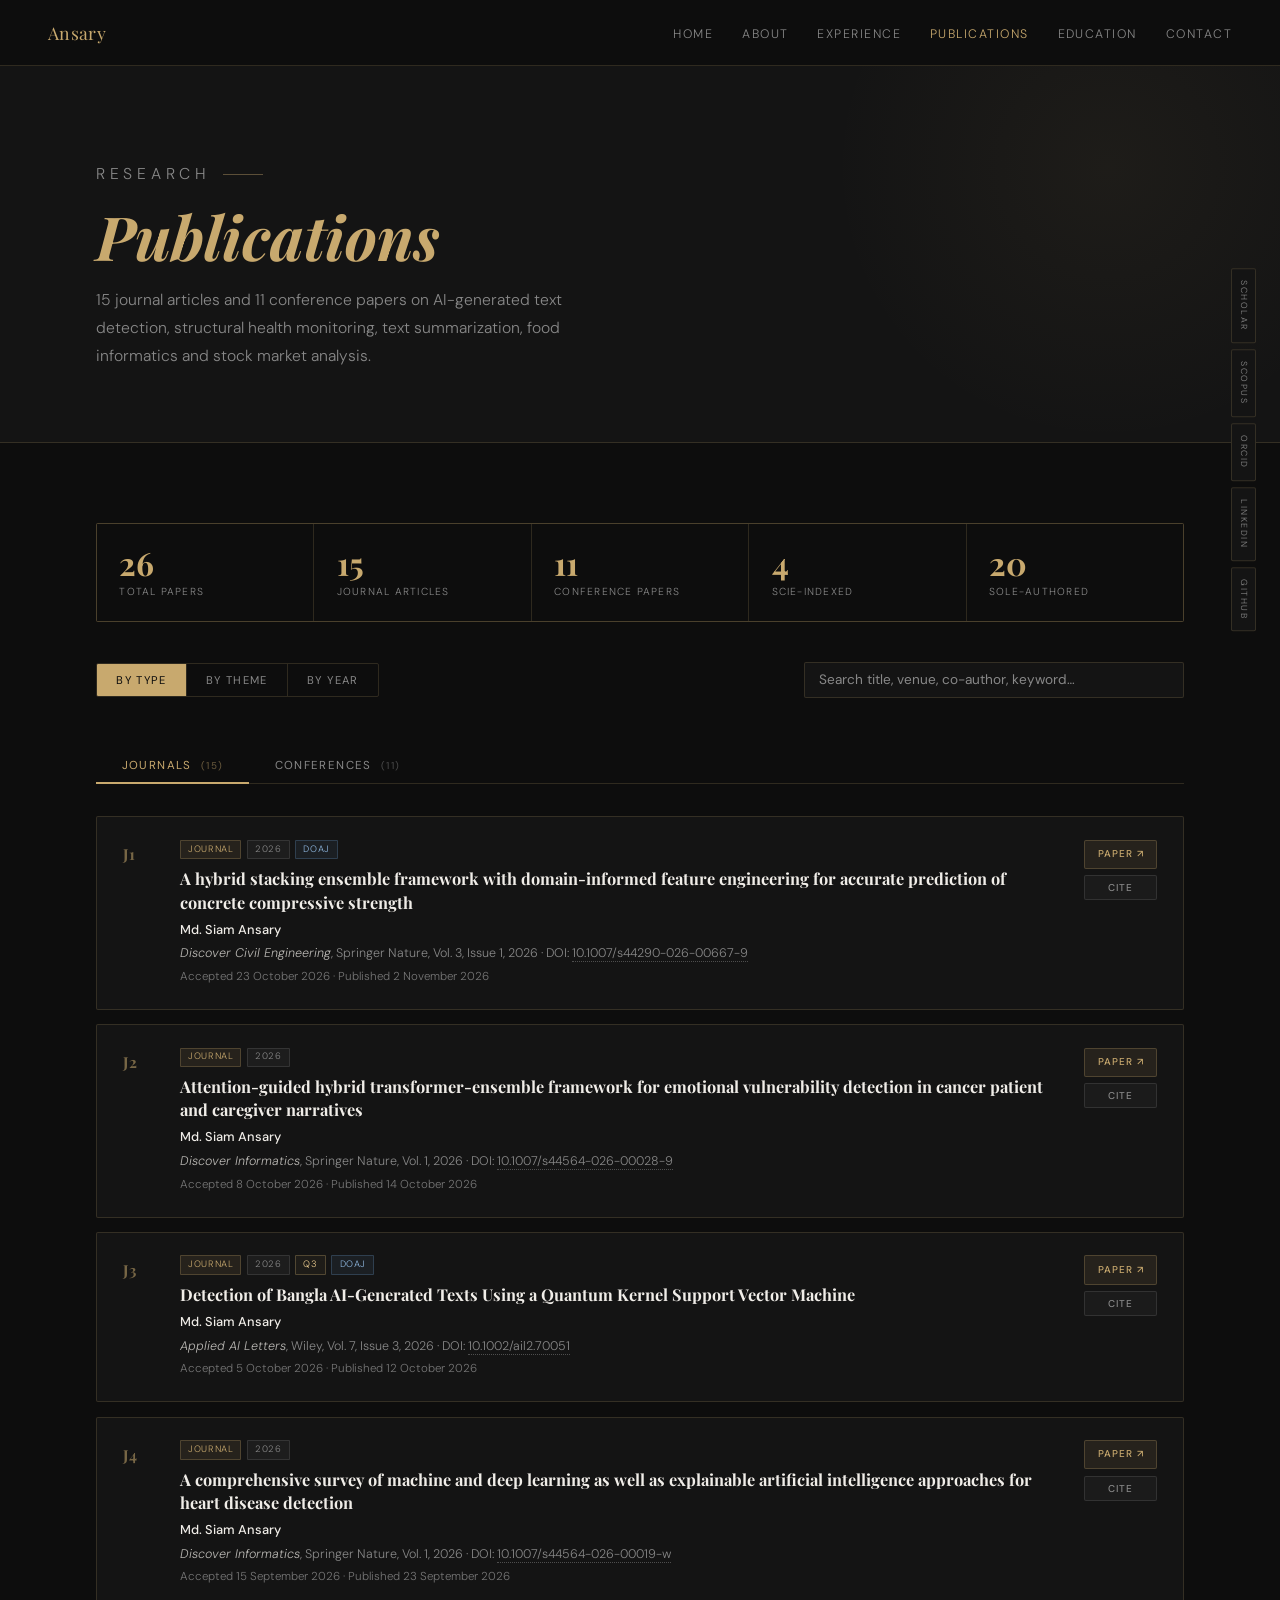
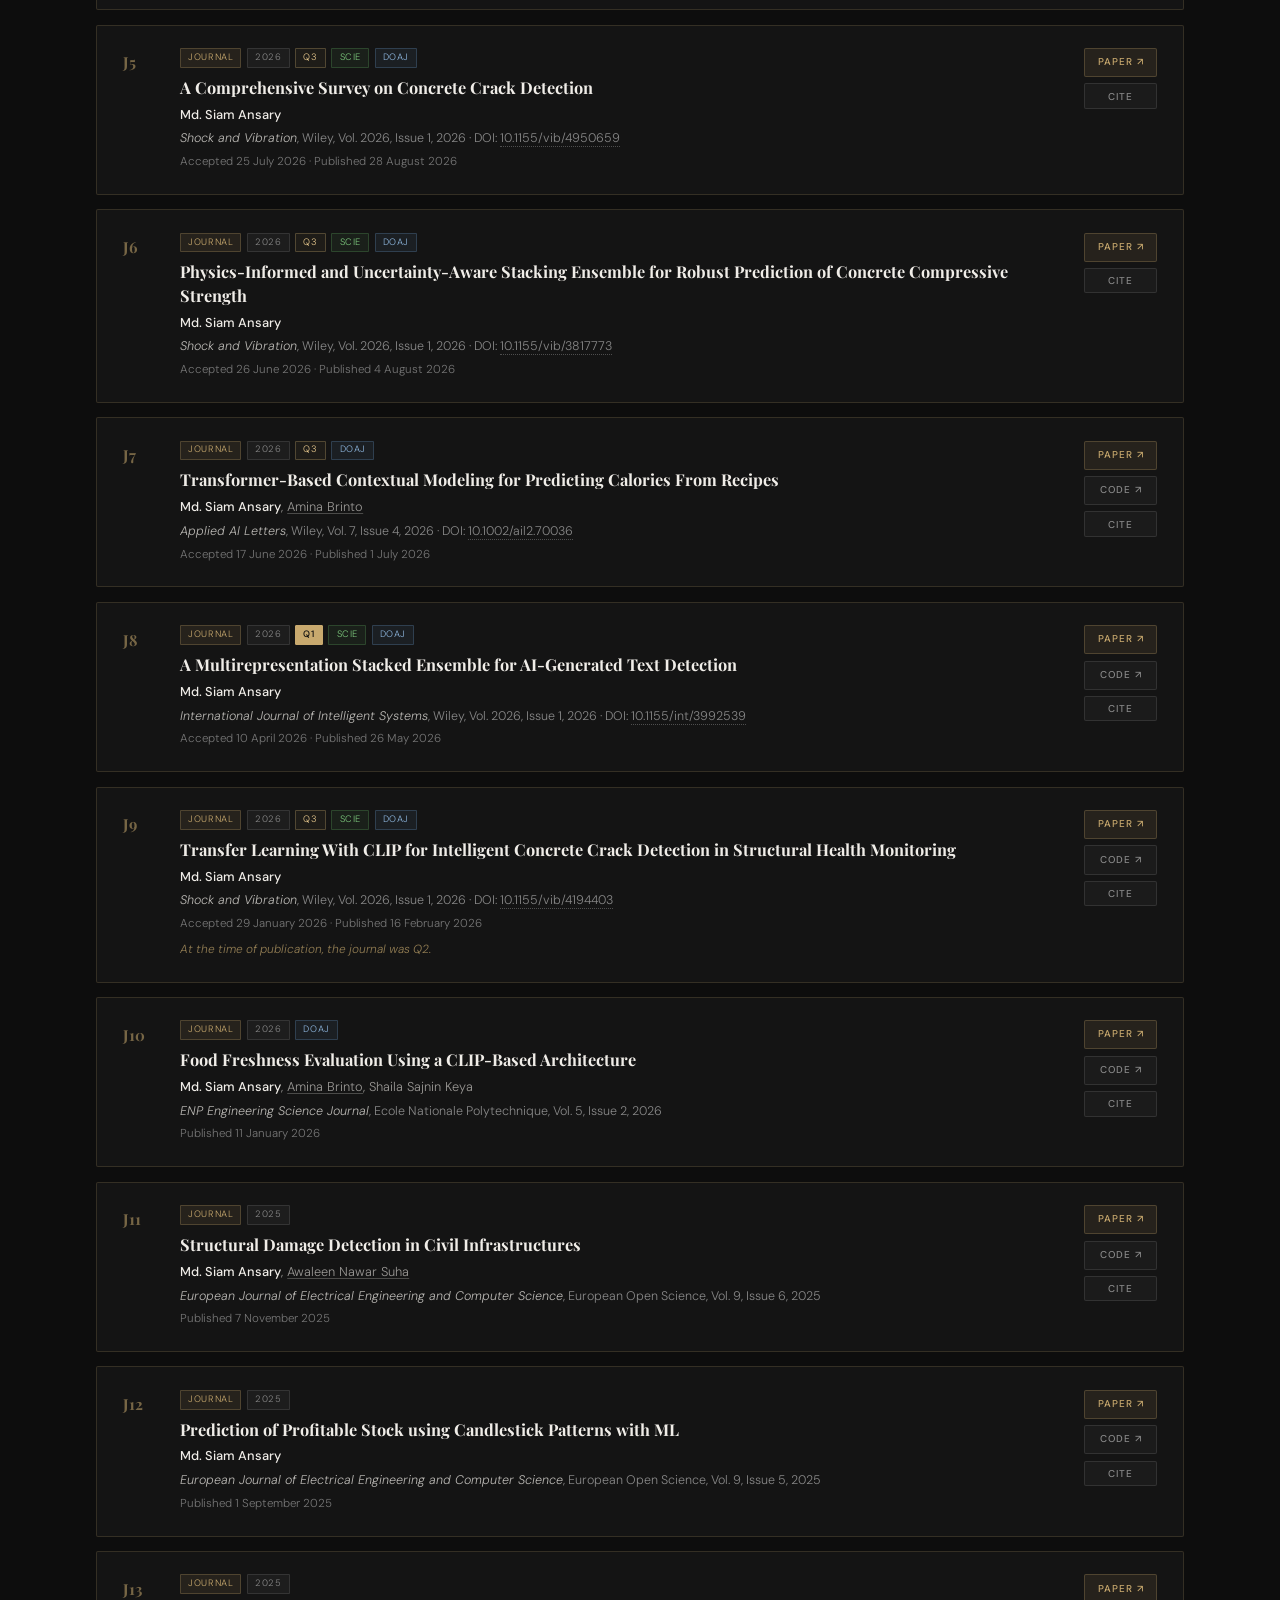
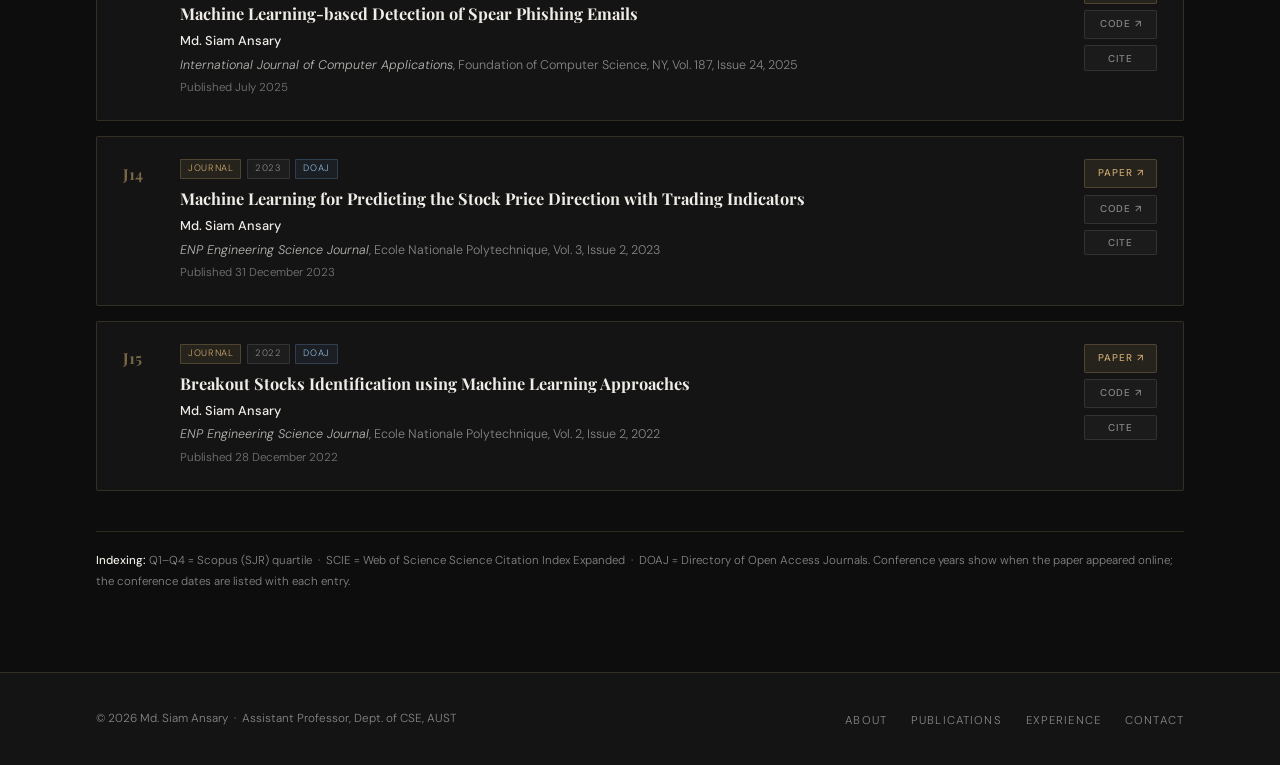
<file: publications.html>
<!DOCTYPE html>
<html lang="en">
<head>
<meta charset="UTF-8"/>
<meta name="viewport" content="width=device-width, initial-scale=1.0"/>
<title>Hi! This is Ansary — Publications</title>
<meta name="description" content="Publications of Md. Siam Ansary: 15 journal articles and 11 conference papers on AI-generated text detection, structural health monitoring, NLP, food informatics and stock market analysis."/>
<link rel="preconnect" href="https://fonts.googleapis.com"/>
<link href="https://fonts.googleapis.com/css2?family=Playfair+Display:ital,wght@0,400;0,700;1,400&family=DM+Sans:wght@300;400;500&display=swap" rel="stylesheet"/>
<link rel="stylesheet" href="style.css"/>
<style>
/* ── STATS ── */
.pub-stats {
  display: grid; grid-template-columns: repeat(5, minmax(0, 1fr)); gap: 1px;
  background: var(--border); border: 1px solid var(--border); border-radius: 2px;
  margin-bottom: 2.5rem;
}
.pub-stat { background: var(--bg); padding: 1.3rem 1.4rem; }
.pub-stat-num   { font-family: var(--serif); font-size: 2rem; font-weight: 700; color: var(--accent); display: block; line-height: 1.1; }
.pub-stat-label { display: block; line-height: 1.45; margin-top: .3rem; font-size: .64rem; letter-spacing: .12em; text-transform: uppercase; color: var(--muted); }

/* ── TOOLBAR ── */
.pub-toolbar { display: flex; gap: 1rem; align-items: center; flex-wrap: wrap; margin-bottom: 2rem; }
.view-toggle { display: flex; border: 1px solid var(--border); border-radius: 2px; overflow: hidden; }
.view-btn {
  padding: .55rem 1.2rem; font-size: .7rem; letter-spacing: .12em; text-transform: uppercase;
  color: var(--muted); cursor: pointer; background: none; border: none; font-family: var(--sans); transition: all .25s;
}
.view-btn + .view-btn { border-left: 1px solid var(--border); }
.view-btn.active { background: var(--accent); color: #0d0d0d; }
.view-btn:not(.active):hover { color: var(--text); background: rgba(200,169,110,.06); }
.pub-search {
  flex: 1; min-width: 220px; max-width: 380px; margin-left: auto;
  background: var(--bg2); border: 1px solid var(--border); border-radius: 2px;
  color: var(--text); font-family: var(--sans); font-size: .85rem; padding: .55rem .9rem;
  outline: none; transition: border-color .25s;
}
.pub-search::placeholder { color: var(--muted); }
.pub-search:focus { border-color: var(--accent); }
.pub-result-count { font-size: .72rem; color: var(--muted); width: 100%; text-align: right; min-height: 1em; margin-top: -.6rem; }

/* ── TABS (type view) ── */
.pub-tabs { display: flex; border-bottom: 1px solid var(--border); margin-bottom: 2rem; }
.pub-tab {
  padding: .6rem 1.6rem; font-size: .72rem; letter-spacing: .12em; text-transform: uppercase;
  color: var(--muted); cursor: pointer; background: none; border: none; border-bottom: 2px solid transparent;
  margin-bottom: -1px; font-family: var(--sans); transition: all .25s;
}
.pub-tab.active { color: var(--accent); border-bottom-color: var(--accent); }
.pub-tab:hover { color: var(--text); }
.pub-count { font-size: .62rem; opacity: .5; margin-left: .3rem; }

/* ── GROUPS (theme / year views) ── */
.group-block { margin-bottom: 3.2rem; }
.group-header {
  display: flex; align-items: baseline; gap: 1rem; flex-wrap: wrap;
  margin-bottom: .4rem; padding-bottom: .7rem; border-bottom: 1px solid var(--border);
}
.group-header h3 { font-family: var(--serif); font-size: 1.25rem; font-weight: 700; }
.group-count { font-size: .62rem; letter-spacing: .14em; text-transform: uppercase; color: var(--accent); }
.group-repo {
  margin-left: auto; font-size: .62rem; letter-spacing: .1em; text-transform: uppercase;
  color: var(--muted); text-decoration: none; border: 1px solid var(--border);
  padding: .26rem .7rem; border-radius: 2px; transition: all .25s; white-space: nowrap;
}
.group-repo:hover { color: var(--accent); border-color: var(--accent); }
.group-desc { font-size: .84rem; color: var(--muted); margin-bottom: 1.2rem; max-width: 720px; }

/* ── PUB ITEM ── */
.pub-list { display: flex; flex-direction: column; gap: .9rem; }
.pub-item {
  background: var(--bg2); border: 1px solid var(--border); border-radius: 2px;
  padding: 1.4rem 1.6rem; display: grid; grid-template-columns: 2.6rem 1fr auto; gap: 1rem; align-items: start;
  transition: border-color .25s, background .25s;
}
.pub-item:hover { border-color: rgba(200,169,110,.4); background: rgba(200,169,110,.02); }
.pub-num { font-family: var(--serif); font-size: .95rem; font-weight: 700; color: var(--accent); opacity: .55; padding-top: .15rem; }

.pub-meta { display: flex; flex-wrap: wrap; gap: .35rem; align-items: center; margin-bottom: .5rem; }
.badge {
  font-size: .58rem; padding: .12rem .45rem; border-radius: 1px; letter-spacing: .06em;
  text-transform: uppercase; border: 1px solid; line-height: 1.5;
}
.b-type  { background: rgba(200,169,110,.1); border-color: rgba(200,169,110,.25); color: var(--accent); }
.b-year  { background: rgba(255,255,255,.04); border-color: rgba(255,255,255,.1); color: var(--muted); }
.b-q1    { background: var(--accent); border-color: var(--accent); color: #0d0d0d; font-weight: 500; }
.b-q     { background: rgba(200,169,110,.06); border-color: rgba(200,169,110,.3); color: var(--accent2); }
.b-scie  { background: rgba(100,180,100,.08); border-color: rgba(100,180,100,.25); color: #7ecb7e; }
.b-doaj  { background: rgba(110,160,210,.08); border-color: rgba(110,160,210,.25); color: #8fb8e0; }

.pub-title { font-family: var(--serif); font-size: 1.02rem; font-weight: 700; line-height: 1.42; margin-bottom: .3rem; }
.pub-title a { color: var(--text); text-decoration: none; transition: color .2s; }
.pub-title a:hover { color: var(--accent); }
.pub-authors { font-size: .8rem; color: rgba(240,237,232,.6); margin-bottom: .25rem; }
.pub-authors .me { color: var(--text); font-weight: 500; }
.pub-authors a { color: inherit; text-decoration: underline; text-decoration-color: rgba(240,237,232,.25); text-underline-offset: 2px; }
.pub-authors a:hover { color: var(--accent); text-decoration-color: var(--accent); }
.pub-venue { font-size: .78rem; color: var(--muted); line-height: 1.55; }
.pub-venue em { color: rgba(240,237,232,.75); }
.pub-venue a { color: var(--muted); text-decoration: none; border-bottom: 1px dotted rgba(136,136,136,.5); }
.pub-venue a:hover { color: var(--accent); border-bottom-color: var(--accent); }
.pub-dates { font-size: .72rem; color: rgba(136,136,136,.85); margin-top: .2rem; }
.pub-note { font-size: .74rem; color: rgba(200,169,110,.7); margin-top: .35rem; font-style: italic; }

/* ── ACTIONS ── */
.pub-actions { display: flex; flex-direction: column; gap: .4rem; }
.pub-btn {
  display: inline-flex; align-items: center; justify-content: center; gap: .3rem;
  padding: .32rem .8rem; font-size: .62rem; letter-spacing: .1em; text-transform: uppercase;
  border-radius: 2px; text-decoration: none; font-family: var(--sans); font-weight: 500;
  transition: all .25s; white-space: nowrap; border: 1px solid; cursor: pointer; background: none;
}
.btn-paper { background: rgba(200,169,110,.1); border-color: rgba(200,169,110,.25); color: var(--accent); }
.btn-paper:hover { background: rgba(200,169,110,.22); border-color: var(--accent); }
.btn-ghost { background: rgba(255,255,255,.03); border-color: rgba(255,255,255,.1); color: var(--muted); }
.btn-ghost:hover, .btn-ghost[aria-expanded="true"] { border-color: rgba(255,255,255,.25); color: var(--text); }

/* ── CITE PANEL ── */
.cite-panel { grid-column: 2 / -1; display: none; border-top: 1px dashed var(--border); padding-top: 1rem; margin-top: .2rem; }
.cite-panel.open { display: block; }
.cite-label { display: flex; justify-content: space-between; align-items: center; font-size: .6rem; letter-spacing: .16em; text-transform: uppercase; color: var(--accent); margin-bottom: .35rem; }
.cite-block {
  font-family: ui-monospace, SFMono-Regular, Menlo, Consolas, monospace; font-size: .74rem; line-height: 1.6;
  color: rgba(240,237,232,.8); background: var(--bg); border: 1px solid var(--border); border-radius: 2px;
  padding: .7rem .9rem; white-space: pre-wrap; word-break: break-word; margin-bottom: .9rem;
}
.cite-block.plain { font-family: var(--sans); font-size: .8rem; }
.copy-btn { font-size: .58rem; letter-spacing: .1em; text-transform: uppercase; color: var(--muted); background: none; border: 1px solid var(--border); padding: .15rem .55rem; border-radius: 2px; cursor: pointer; font-family: var(--sans); }
.copy-btn:hover { color: var(--accent); border-color: var(--accent); }

.empty-msg { color: var(--muted); font-size: .9rem; padding: 2rem 0; display: none; }
.legend { font-size: .72rem; color: var(--muted); margin-top: 2.5rem; padding-top: 1.2rem; border-top: 1px solid var(--border); line-height: 1.8; }

@media (max-width: 960px) {
  .pub-stats { grid-template-columns: repeat(3, 1fr); }
  .pub-stat:nth-child(4) { grid-column: span 1; }
  .pub-stat:last-child { grid-column: span 2; }
  .pub-search { margin-left: 0; max-width: none; width: 100%; }
  .pub-result-count { text-align: left; }
  .pub-item { grid-template-columns: 2.2rem 1fr; }
  .pub-actions { flex-direction: row; flex-wrap: wrap; grid-column: 2 / -1; }
  .cite-panel { grid-column: 1 / -1; }
}
@media (max-width: 560px) {
  .pub-stats { grid-template-columns: repeat(2, 1fr); }
  .pub-stat:last-child { grid-column: 1 / -1; }
  .pub-item { grid-template-columns: 1fr; padding: 1.2rem; }
  .pub-num { padding-top: 0; }
  .pub-actions { grid-column: 1; }
  .pub-tab { padding: .6rem 1rem; }
}
</style>
</head>
<body>
<main>

<div class="page-hero">
  <p class="page-hero-eyebrow fade-up d1">Research</p>
  <h1 class="fade-up d2"><em>Publications</em></h1>
  <p class="fade-up d3">15 journal articles and 11 conference papers on AI-generated text detection, structural health monitoring, text summarization, food informatics and stock market analysis.</p>
</div>

<section class="section">

  <div class="pub-stats" id="pub-stats"></div>

  <div class="pub-toolbar">
    <div class="view-toggle" role="tablist" aria-label="Group publications">
      <button class="view-btn active" data-view="type"  role="tab" aria-selected="true">By Type</button>
      <button class="view-btn"        data-view="theme" role="tab" aria-selected="false">By Theme</button>
      <button class="view-btn"        data-view="year"  role="tab" aria-selected="false">By Year</button>
    </div>
    <input type="search" class="pub-search" id="pub-search" placeholder="Search title, venue, co-author, keyword…" aria-label="Search publications"/>
    <p class="pub-result-count" id="pub-result-count" aria-live="polite"></p>
  </div>

  <div id="pub-root"></div>
  <p class="empty-msg" id="empty-msg">No publications match your search.</p>

  <noscript><p class="group-desc">This page needs JavaScript to list publications. The full list is also on <a href="https://scholar.google.com/citations?user=LvOwTM8AAAAJ&amp;hl=en" style="color:var(--accent)">Google Scholar</a>.</p></noscript>

  <p class="legend">
    <strong style="color:var(--text);font-weight:500;">Indexing:</strong>
    Q1–Q4 = Scopus (SJR) quartile &nbsp;·&nbsp; SCIE = Web of Science Science Citation Index Expanded &nbsp;·&nbsp; DOAJ = Directory of Open Access Journals.
    Conference years show when the paper appeared online; the conference dates are listed with each entry.
  </p>

</section>

</main>
<script src="partials.js"></script>
<script src="nav.js"></script>
<script>
/* ════════════════════════════════════════════════════════════
   PUBLICATION DATA — edit here; every view is built from this.
   ════════════════════════════════════════════════════════════ */
const ME = 'Md. Siam Ansary';
const PEOPLE = {
  'Amina Brinto':       'https://orcid.org/0009-0004-8920-1438',
  'Awaleen Nawar Suha': 'https://www.linkedin.com/in/awaleennawarsuha'
};
const REPO = 'https://github.com/MdSiamAnsary/ClassificationTasks';

const THEMES = {
  aitext:  { name: 'AI-Generated Text Detection',  repo: REPO,
             desc: 'Ensemble, multi-representation and quantum machine learning methods for distinguishing human from machine-written text in English and Bengali, including a new Bengali dataset.' },
  struct:  { name: 'Structural Health Monitoring', repo: REPO,
             desc: 'Concrete crack detection with CLIP transfer learning, physics-informed ensembles for compressive strength, and surveys of damage detection in civil infrastructure.' },
  summ:    { name: 'Text Summarization',
             desc: 'Extractive and abstractive summarization of news, medical and Bengali health documents.' },
  food:    { name: 'Food & Nutrition',
             desc: 'Calorie prediction from recipes and CLIP-based food freshness evaluation.' },
  stock:   { name: 'Stock Market Analysis',
             desc: 'Machine learning for price direction, breakout stocks and candlestick-pattern-based profitability.' },
  emotion: { name: 'Emotional Vulnerability Detection',
             desc: 'Transformer–ensemble NLP for detecting emotional vulnerability in cancer patient and caregiver narratives.' },
  heart:   { name: 'Heart Disease Detection',
             desc: 'A survey of machine learning, deep learning and explainable AI approaches.' },
  cyber:   { name: 'Cybersecurity',
             desc: 'Machine learning-based spear-phishing email detection.' }
};
const THEME_ORDER = ['aitext', 'struct', 'summ', 'food', 'stock', 'emotion', 'heart', 'cyber'];

const PUBS = [
  // ── JOURNALS ──
  { id:'J1', type:'journal', theme:'struct', year:2026,
    title:'A hybrid stacking ensemble framework with domain-informed feature engineering for accurate prediction of concrete compressive strength',
    authors:[ME], venue:'Discover Civil Engineering', publisher:'Springer Nature', vol:'3', issue:'1',
    doi:'10.1007/s44290-026-00667-9', idx:['DOAJ'],
    dates:'Accepted 23 October 2026 · Published 2 November 2026',
    url:'https://link.springer.com/article/10.1007/s44290-026-00667-9' },

  { id:'J2', type:'journal', theme:'emotion', year:2026,
    title:'Attention-guided hybrid transformer-ensemble framework for emotional vulnerability detection in cancer patient and caregiver narratives',
    authors:[ME], venue:'Discover Informatics', publisher:'Springer Nature', vol:'1',
    doi:'10.1007/s44564-026-00028-9', idx:[],
    dates:'Accepted 8 October 2026 · Published 14 October 2026',
    url:'https://link.springer.com/article/10.1007/s44564-026-00028-9' },

  { id:'J3', type:'journal', theme:'aitext', year:2026,
    title:'Detection of Bangla AI-Generated Texts Using a Quantum Kernel Support Vector Machine',
    authors:[ME], venue:'Applied AI Letters', publisher:'Wiley', vol:'7', issue:'3',
    doi:'10.1002/ail2.70051', idx:['Q3','DOAJ'],
    dates:'Accepted 5 October 2026 · Published 12 October 2026',
    url:'https://onlinelibrary.wiley.com/doi/10.1002/ail2.70051' },

  { id:'J4', type:'journal', theme:'heart', year:2026,
    title:'A comprehensive survey of machine and deep learning as well as explainable artificial intelligence approaches for heart disease detection',
    authors:[ME], venue:'Discover Informatics', publisher:'Springer Nature', vol:'1',
    doi:'10.1007/s44564-026-00019-w', idx:[],
    dates:'Accepted 15 September 2026 · Published 23 September 2026',
    url:'https://link.springer.com/article/10.1007/s44564-026-00019-w' },

  { id:'J5', type:'journal', theme:'struct', year:2026,
    title:'A Comprehensive Survey on Concrete Crack Detection',
    authors:[ME], venue:'Shock and Vibration', publisher:'Wiley', vol:'2026', issue:'1',
    doi:'10.1155/vib/4950659', idx:['Q3','SCIE','DOAJ'],
    dates:'Accepted 25 July 2026 · Published 28 August 2026',
    url:'https://onlinelibrary.wiley.com/doi/10.1155/vib/4950659' },

  { id:'J6', type:'journal', theme:'struct', year:2026,
    title:'Physics-Informed and Uncertainty-Aware Stacking Ensemble for Robust Prediction of Concrete Compressive Strength',
    authors:[ME], venue:'Shock and Vibration', publisher:'Wiley', vol:'2026', issue:'1',
    doi:'10.1155/vib/3817773', idx:['Q3','SCIE','DOAJ'],
    dates:'Accepted 26 June 2026 · Published 4 August 2026',
    url:'https://onlinelibrary.wiley.com/doi/10.1155/vib/3817773' },

  { id:'J7', type:'journal', theme:'food', year:2026,
    title:'Transformer-Based Contextual Modeling for Predicting Calories From Recipes',
    authors:[ME,'Amina Brinto'], venue:'Applied AI Letters', publisher:'Wiley', vol:'7', issue:'4',
    doi:'10.1002/ail2.70036', idx:['Q3','DOAJ'],
    dates:'Accepted 17 June 2026 · Published 1 July 2026',
    url:'https://onlinelibrary.wiley.com/doi/10.1002/ail2.70036',
    code:'https://github.com/MdSiamAnsary/Calorie-Prediction' },

  { id:'J8', type:'journal', theme:'aitext', year:2026,
    title:'A Multirepresentation Stacked Ensemble for AI-Generated Text Detection',
    authors:[ME], venue:'International Journal of Intelligent Systems', publisher:'Wiley', vol:'2026', issue:'1',
    doi:'10.1155/int/3992539', idx:['Q1','SCIE','DOAJ'],
    dates:'Accepted 10 April 2026 · Published 26 May 2026',
    url:'https://onlinelibrary.wiley.com/doi/10.1155/int/3992539', code:REPO },

  { id:'J9', type:'journal', theme:'struct', year:2026,
    title:'Transfer Learning With CLIP for Intelligent Concrete Crack Detection in Structural Health Monitoring',
    authors:[ME], venue:'Shock and Vibration', publisher:'Wiley', vol:'2026', issue:'1',
    doi:'10.1155/vib/4194403', idx:['Q3','SCIE','DOAJ'],
    dates:'Accepted 29 January 2026 · Published 16 February 2026',
    note:'At the time of publication, the journal was Q2.',
    url:'https://onlinelibrary.wiley.com/doi/10.1155/vib/4194403', code:REPO },

  { id:'J10', type:'journal', theme:'food', year:2026,
    title:'Food Freshness Evaluation Using a CLIP-Based Architecture',
    authors:[ME,'Amina Brinto','Shaila Sajnin Keya'], venue:'ENP Engineering Science Journal', publisher:'Ecole Nationale Polytechnique', vol:'5', issue:'2',
    idx:['DOAJ'], dates:'Published 11 January 2026',
    url:'https://enpesj.enp.edu.dz/index.php/enpesj/article/view/344', code:REPO },

  { id:'J11', type:'journal', theme:'struct', year:2025,
    title:'Structural Damage Detection in Civil Infrastructures',
    authors:[ME,'Awaleen Nawar Suha'], venue:'European Journal of Electrical Engineering and Computer Science', publisher:'European Open Science', vol:'9', issue:'6',
    idx:[], dates:'Published 7 November 2025',
    url:'https://eu-opensci.org/index.php/ejece/article/view/19758', code:REPO },

  { id:'J12', type:'journal', theme:'stock', year:2025,
    title:'Prediction of Profitable Stock using Candlestick Patterns with ML',
    authors:[ME], venue:'European Journal of Electrical Engineering and Computer Science', publisher:'European Open Science', vol:'9', issue:'5',
    idx:[], dates:'Published 1 September 2025',
    url:'http://ejece.org/index.php/ejece/article/view/738',
    code:'https://github.com/MdSiamAnsary/Prediction-of-Profitable-Stock-using-Candlestick-Patterns' },

  { id:'J13', type:'journal', theme:'cyber', year:2025,
    title:'Machine Learning-based Detection of Spear Phishing Emails',
    authors:[ME], venue:'International Journal of Computer Applications', publisher:'Foundation of Computer Science, NY', vol:'187', issue:'24',
    idx:[], dates:'Published July 2025',
    url:'https://www.ijcaonline.org/archives/volume187/number24/machine-learning-based-detection-of-spear-phishing-emails/', code:REPO },

  { id:'J14', type:'journal', theme:'stock', year:2023,
    title:'Machine Learning for Predicting the Stock Price Direction with Trading Indicators',
    authors:[ME], venue:'ENP Engineering Science Journal', publisher:'Ecole Nationale Polytechnique', vol:'3', issue:'2',
    idx:['DOAJ'], dates:'Published 31 December 2023',
    url:'https://enpesj.enp.edu.dz/index.php/enpesj/article/view/178',
    code:'https://github.com/MdSiamAnsary/Prediction-of-Stock-Price-Direction-with-Trading-Indicators' },

  { id:'J15', type:'journal', theme:'stock', year:2022,
    title:'Breakout Stocks Identification using Machine Learning Approaches',
    authors:[ME], venue:'ENP Engineering Science Journal', publisher:'Ecole Nationale Polytechnique', vol:'2', issue:'2',
    idx:['DOAJ'], dates:'Published 28 December 2022',
    url:'https://enpesj.enp.edu.dz/index.php/enpesj/article/view/173',
    code:'https://github.com/MdSiamAnsary/Breakout-Stocks-Identification-using-ML' },

  // ── CONFERENCES ──
  { id:'C1', type:'conference', theme:'aitext', year:2026,
    title:'Identifying AI Generated Scientific Abstracts using Quantum Machine Learning',
    authors:[ME], venue:'International Conference on Intelligent Data Analysis and Applications (IDAA 2025)', short:'IDAA 2025',
    publisher:'Atlantis Press (Springer Nature)', series:'Advances in Intelligent Systems Research',
    held:'12–13 December 2025', dates:'Online 8 June 2026',
    note:'Published as a chapter in the Advances in Intelligent Systems Research series.',
    url:'https://www.atlantis-press.com/proceedings/idaa-25/126024889', code:REPO },

  { id:'C2', type:'conference', theme:'aitext', year:2026,
    title:'MISTY: Multidimensional Identification of Synthetic Text Yield',
    authors:[ME], venue:'2025 IEEE International Conference on Signal Processing, Information, Communication and Systems (SPICSCON)', short:'IEEE SPICSCON 2025',
    publisher:'IEEE', held:'21–22 November 2025', dates:'Online 11 May 2026',
    url:'https://ieeexplore.ieee.org/abstract/document/11504262', code:REPO },

  { id:'C3', type:'conference', theme:'aitext', year:2026,
    title:'Stacking Ensemble Approach for AI Generated Text Detection with Appropriate Feature Selection',
    authors:[ME], venue:'2025 IEEE 4th International Conference on Robotics, Automation, Artificial-Intelligence and Internet-of-Things (RAAICON)', short:'IEEE RAAICON 2025',
    publisher:'IEEE', held:'27–28 November 2025', dates:'Online 7 May 2026',
    url:'https://ieeexplore.ieee.org/document/11502163', code:REPO },

  { id:'C4', type:'conference', theme:'food', year:2026,
    title:'Calorie Estimation using Ensemble Technique from Recipes of Bangladeshi Foods',
    authors:[ME,'Amina Brinto'], venue:'2025 IEEE 2nd International Conference on Computing, Applications and Systems (COMPAS)', short:'IEEE COMPAS 2025',
    publisher:'IEEE', held:'23–24 October 2025', dates:'Online 12 February 2026',
    url:'https://ieeexplore.ieee.org/document/11381855',
    code:'https://github.com/MdSiamAnsary/Calorie-Prediction' },

  { id:'C5', type:'conference', theme:'aitext', year:2025,
    title:'Identification of AI Generated Texts Using an Ensemble Method',
    authors:[ME,'Nawshin Tabassum Tanny'], venue:'2025 International Conference on Quantum Photonics, Artificial Intelligence, and Networking (QPAIN)', short:'QPAIN 2025',
    publisher:'IEEE', held:'31 July – 2 August 2025', dates:'Online 30 September 2025',
    url:'https://ieeexplore.ieee.org/document/11171775', code:REPO },

  { id:'C6', type:'conference', theme:'aitext', year:2025,
    title:'A Novel Dataset for Identifying AI Generated Bengali Texts',
    authors:[ME], venue:'2025 International Conference on Quantum Photonics, Artificial Intelligence, and Networking (QPAIN)', short:'QPAIN 2025',
    publisher:'IEEE', held:'31 July – 2 August 2025', dates:'Online 29 September 2025',
    url:'https://ieeexplore.ieee.org/document/11171930', code:REPO },

  { id:'C7', type:'conference', theme:'summ', year:2025,
    title:'A Novel Dataset for Abstractive Summarization of Bengali Health Documents',
    authors:[ME], venue:'2024 IEEE International Conference on Biomedical Engineering, Computer and Information Technology for Health (BECITHCON)', short:'IEEE BECITHCON 2024',
    publisher:'IEEE', held:'28–29 November 2024', dates:'Online 17 April 2025',
    url:'https://ieeexplore.ieee.org/document/10962590' },

  { id:'C8', type:'conference', theme:'stock', year:2023,
    title:'Prediction of Stock Price Direction with Trading Indicators using Machine Learning Techniques',
    authors:[ME,'Amina Brinto'], venue:'2022 IEEE International Women in Engineering (WIE) Conference on Electrical and Computer Engineering (WIECON-ECE)', short:'IEEE WIECON-ECE 2022',
    publisher:'IEEE', held:'30–31 December 2022', dates:'Online 19 June 2023',
    url:'https://ieeexplore.ieee.org/document/10150983',
    code:'https://github.com/MdSiamAnsary/Prediction-of-Stock-Price-Direction-with-Trading-Indicators' },

  { id:'C9', type:'conference', theme:'summ', year:2023,
    title:'Newspaper Article Summarization Using Combinational Method',
    authors:[ME], venue:'2023 International Conference on Power, Instrumentation, Control and Computing (PICC)', short:'PICC 2023',
    publisher:'IEEE', held:'19–21 April 2023', dates:'Online 8 June 2023',
    url:'https://ieeexplore.ieee.org/document/10142440',
    code:'https://github.com/MdSiamAnsary/Newspaper-Article-Summarization-Using-Combinational-Method' },

  { id:'C10', type:'conference', theme:'summ', year:2022,
    title:'A Hybrid Approach for Extractive Summarization of Medical Documents',
    authors:[ME], venue:'2021 IEEE International Conference on Biomedical Engineering, Computer and Information Technology for Health (BECITHCON)', short:'IEEE BECITHCON 2021',
    publisher:'IEEE', held:'4–5 December 2021', dates:'Online 19 September 2022',
    url:'https://ieeexplore.ieee.org/document/9893674' },

  { id:'C11', type:'conference', theme:'summ', year:2021,
    title:'A Hybrid Approach for Automatic Extractive Summarization',
    authors:[ME], venue:'2021 International Conference on Information and Communication Technology for Sustainable Development (ICICT4SD)', short:'ICICT4SD 2021',
    publisher:'IEEE', held:'27–28 February 2021', dates:'Online 12 April 2021',
    url:'https://ieeexplore.ieee.org/document/9396855/' }
];

/* ════════════════════════════════════════════════════════════
   RENDERING
   ════════════════════════════════════════════════════════════ */
const esc = s => String(s).replace(/[&<>"']/g, c => ({'&':'&amp;','<':'&lt;','>':'&gt;','"':'&quot;',"'":'&#39;'}[c]));

function initials(name) {
  const p = name.split(' ');
  return p.slice(0, -1).map(x => x[0] + '.').join(' ') + ' ' + p[p.length - 1];
}
function joinAuthors(list) {
  if (list.length === 1) return list[0];
  if (list.length === 2) return list[0] + ' and ' + list[1];
  return list.slice(0, -1).join(', ') + ', and ' + list[list.length - 1];
}
function ieee(p) {
  const a = joinAuthors(p.authors.map(initials));
  if (p.type === 'journal') {
    let s = `${a}, "${p.title}," ${p.venue}`;
    if (p.vol)   s += `, vol. ${p.vol}`;
    if (p.issue) s += `, no. ${p.issue}`;
    s += `, ${p.year}`;
    if (p.doi)   s += `, doi: ${p.doi}`;
    return s + '.';
  }
  let s = `${a}, "${p.title}," in Proc. ${p.venue}`;
  if (p.series) s += `, ser. ${p.series}`;
  return s + `, ${p.publisher}, ${p.year}.`;
}
function bibtex(p) {
  const last = p.authors[0].split(' ').pop().toLowerCase();
  const word = p.title.toLowerCase().replace(/[^a-z0-9 ]/g, '').split(' ')
    .find(w => w.length > 3 && !['using','with','from','based','approach','novel'].includes(w)) || 'paper';
  const auth = p.authors.map(n => { const s = n.split(' '); return s.pop() + ', ' + s.join(' '); }).join(' and ');
  const f = [`  title     = {${p.title}}`, `  author    = {${auth}}`];
  if (p.type === 'journal') {
    f.push(`  journal   = {${p.venue}}`);
    if (p.vol)   f.push(`  volume    = {${p.vol}}`);
    if (p.issue) f.push(`  number    = {${p.issue}}`);
  } else {
    f.push(`  booktitle = {${p.venue}}`);
    if (p.series) f.push(`  series    = {${p.series}}`);
  }
  f.push(`  publisher = {${p.publisher}}`, `  year      = {${p.year}}`);
  if (p.doi) f.push(`  doi       = {${p.doi}}`);
  f.push(`  url       = {${p.url}}`);
  return `@${p.type === 'journal' ? 'article' : 'inproceedings'}{${last}${p.year}${word},\n${f.join(',\n')}\n}`;
}

function badge(i) {
  if (i === 'Q1')        return `<span class="badge b-q1" title="Scopus quartile">Q1</span>`;
  if (/^Q[2-4]$/.test(i)) return `<span class="badge b-q" title="Scopus quartile">${i}</span>`;
  if (i === 'SCIE')      return `<span class="badge b-scie" title="Web of Science SCIE">SCIE</span>`;
  if (i === 'DOAJ')      return `<span class="badge b-doaj" title="Directory of Open Access Journals">DOAJ</span>`;
  return `<span class="badge b-year">${esc(i)}</span>`;
}
function authorHTML(n) {
  if (n === ME) return `<span class="me">${esc(n)}</span>`;
  if (PEOPLE[n]) return `<a href="${PEOPLE[n]}" target="_blank" rel="noopener">${esc(n)}</a>`;
  return esc(n);
}
function venueHTML(p) {
  if (p.type === 'journal') {
    let s = `<em>${esc(p.venue)}</em>, ${esc(p.publisher)}`;
    if (p.vol)   s += `, Vol. ${esc(p.vol)}`;
    if (p.issue) s += `, Issue ${esc(p.issue)}`;
    s += `, ${p.year}`;
    if (p.doi)   s += ` · DOI: <a href="https://doi.org/${p.doi}" target="_blank" rel="noopener">${esc(p.doi)}</a>`;
    return s;
  }
  return `<em>${esc(p.venue)}</em>, ${esc(p.publisher)} · ${esc(p.held)}`;
}

function itemHTML(p) {
  const cid = 'cite-' + p.id;
  return `
  <article class="pub-item" data-id="${p.id}">
    <span class="pub-num">${p.id}</span>
    <div class="pub-body">
      <div class="pub-meta">
        <span class="badge b-type">${p.type === 'journal' ? 'Journal' : 'Conference'}</span>
        <span class="badge b-year">${p.year}</span>
        ${(p.idx || []).map(badge).join('')}
      </div>
      <h4 class="pub-title"><a href="${p.url}" target="_blank" rel="noopener">${esc(p.title)}</a></h4>
      <p class="pub-authors">${p.authors.map(authorHTML).join(', ')}</p>
      <p class="pub-venue">${venueHTML(p)}</p>
      <p class="pub-dates">${esc(p.dates)}</p>
      ${p.note ? `<p class="pub-note">${esc(p.note)}</p>` : ''}
    </div>
    <div class="pub-actions">
      <a class="pub-btn btn-paper" href="${p.url}" target="_blank" rel="noopener">Paper ↗</a>
      ${p.code ? `<a class="pub-btn btn-ghost" href="${p.code}" target="_blank" rel="noopener">Code ↗</a>` : ''}
      <button class="pub-btn btn-ghost" type="button" aria-expanded="false" aria-controls="${cid}" data-cite="${p.id}">Cite</button>
    </div>
    <div class="cite-panel" id="${cid}">
      <div class="cite-label">IEEE <button class="copy-btn" type="button" data-copy="${cid}-ieee">Copy</button></div>
      <div class="cite-block plain" id="${cid}-ieee">${esc(ieee(p))}</div>
      <div class="cite-label">BibTeX <button class="copy-btn" type="button" data-copy="${cid}-bib">Copy</button></div>
      <div class="cite-block" id="${cid}-bib">${esc(bibtex(p))}</div>
    </div>
  </article>`;
}

const listHTML = arr => `<div class="pub-list">${arr.map(itemHTML).join('')}</div>`;
const plural = (n, w) => `${n} ${w}${n === 1 ? '' : 's'}`;

function renderStats() {
  const j = PUBS.filter(p => p.type === 'journal');
  const scie = j.filter(p => p.idx.includes('SCIE')).length;
  const solo = PUBS.filter(p => p.authors.length === 1).length;
  const stats = [
    [PUBS.length, 'Total Papers'],
    [j.length, 'Journal Articles'],
    [PUBS.length - j.length, 'Conference Papers'],
    [scie, 'SCIE-Indexed'],
    [solo, 'Sole-Authored']
  ];
  document.getElementById('pub-stats').innerHTML = stats
    .map(([n, l]) => `<div class="pub-stat"><span class="pub-stat-num">${n}</span><span class="pub-stat-label">${l}</span></div>`).join('');
}

let state = { view: 'type', tab: 'journals', q: '' };

function matches(p, q) {
  if (!q) return true;
  const hay = [p.id, p.title, p.venue, p.short, p.publisher, p.series, p.doi, p.year, p.authors.join(' '),
               THEMES[p.theme].name, (p.idx || []).join(' ')].join(' ').toLowerCase();
  return q.split(/\s+/).every(t => hay.includes(t));
}

function render() {
  const q = state.q.trim().toLowerCase();
  const hits = PUBS.filter(p => matches(p, q));
  const root = document.getElementById('pub-root');
  let html = '';

  if (state.view === 'type') {
    const J = hits.filter(p => p.type === 'journal'), C = hits.filter(p => p.type === 'conference');
    if (q && state.tab === 'journals' && !J.length && C.length) state.tab = 'conferences';
    if (q && state.tab === 'conferences' && !C.length && J.length) state.tab = 'journals';
    html = `
      <div class="pub-tabs" role="tablist">
        <button class="pub-tab ${state.tab === 'journals' ? 'active' : ''}" data-tab="journals" role="tab">Journals <span class="pub-count">(${J.length})</span></button>
        <button class="pub-tab ${state.tab === 'conferences' ? 'active' : ''}" data-tab="conferences" role="tab">Conferences <span class="pub-count">(${C.length})</span></button>
      </div>
      ${listHTML(state.tab === 'journals' ? J : C)}`;
  }

  if (state.view === 'theme') {
    html = THEME_ORDER.map(k => {
      const t = THEMES[k], arr = hits.filter(p => p.theme === k);
      if (!arr.length) return '';
      return `
      <div class="group-block">
        <div class="group-header">
          <h3>${esc(t.name)}</h3><span class="group-count">${plural(arr.length, 'paper')}</span>
          ${t.repo ? `<a class="group-repo" href="${t.repo}" target="_blank" rel="noopener">GitHub Repo ↗</a>` : ''}
        </div>
        <p class="group-desc">${esc(t.desc)}</p>
        ${listHTML(arr)}
      </div>`;
    }).join('');
  }

  if (state.view === 'year') {
    const years = [...new Set(hits.map(p => p.year))].sort((a, b) => b - a);
    html = years.map(y => {
      const arr = hits.filter(p => p.year === y);
      return `
      <div class="group-block">
        <div class="group-header"><h3>${y}</h3><span class="group-count">${plural(arr.length, 'paper')}</span></div>
        ${listHTML(arr)}
      </div>`;
    }).join('');
  }

  root.innerHTML = html;
  document.getElementById('empty-msg').style.display = hits.length ? 'none' : 'block';
  document.getElementById('pub-result-count').textContent =
    q ? `${plural(hits.length, 'result')} for “${state.q.trim()}”` : '';
}

function setView(v) {
  state.view = v;
  document.querySelectorAll('.view-btn').forEach(b => {
    const on = b.dataset.view === v;
    b.classList.toggle('active', on); b.setAttribute('aria-selected', on);
  });
  history.replaceState(null, '', '#' + (v === 'type' ? state.tab : v));
  render();
}

/* events */
document.querySelector('.view-toggle').addEventListener('click', e => {
  const b = e.target.closest('.view-btn'); if (b) setView(b.dataset.view);
});
document.getElementById('pub-search').addEventListener('input', e => { state.q = e.target.value; render(); });
document.getElementById('pub-root').addEventListener('click', e => {
  const tab = e.target.closest('.pub-tab');
  if (tab) { state.tab = tab.dataset.tab; history.replaceState(null, '', '#' + state.tab); render(); return; }

  const cite = e.target.closest('[data-cite]');
  if (cite) {
    const panel = document.getElementById('cite-' + cite.dataset.cite);
    const open = panel.classList.toggle('open');
    cite.setAttribute('aria-expanded', open);
    return;
  }
  const copy = e.target.closest('[data-copy]');
  if (copy) {
    const text = document.getElementById(copy.dataset.copy).textContent;
    const done = () => { copy.textContent = 'Copied'; setTimeout(() => copy.textContent = 'Copy', 1500); };
    if (navigator.clipboard) navigator.clipboard.writeText(text).then(done, () => fallbackCopy(text, done));
    else fallbackCopy(text, done);
  }
});
function fallbackCopy(text, done) {
  const t = document.createElement('textarea'); t.value = text; document.body.appendChild(t);
  t.select(); try { document.execCommand('copy'); done(); } catch (_) {} t.remove();
}

/* init — supports links like publications.html#conferences, #theme, #year */
renderStats();
const h = location.hash.slice(1);
if (h === 'conferences' || h === 'journals') { state.tab = h; setView('type'); }
else if (h === 'theme' || h === 'year') setView(h);
else render();
</script>
</body>
</html>
</file>
<file: style.css>
/* =============================================
   Md. Siam Ansary — Portfolio Stylesheet
   ============================================= */
*, *::before, *::after { box-sizing: border-box; margin: 0; padding: 0; }

:root {
  --bg:      #0d0d0d;
  --bg2:     #141414;
  --bg3:     #1c1c1c;
  --accent:  #c8a96e;
  --accent2: #e8c98e;
  --text:    #f0ede8;
  --muted:   #888;
  --border:  rgba(200,169,110,0.18);
  --serif:   'Playfair Display', Georgia, serif;
  --sans:    'DM Sans', sans-serif;
}

html { scroll-behavior: smooth; }
body {
  background: var(--bg); color: var(--text);
  font-family: var(--sans); font-weight: 300;
  line-height: 1.7; overflow-x: hidden;
}

/* ── NAV ── */
nav.topnav {
  position: fixed; top: 0; left: 0; right: 0; z-index: 200;
  padding: 1.1rem 3rem;
  display: flex; justify-content: space-between; align-items: center;
  background: rgba(13,13,13,0.93); backdrop-filter: blur(14px);
  border-bottom: 1px solid var(--border);
}
.nav-brand {
  font-family: var(--serif); font-size: 1.1rem;
  letter-spacing: 0.02em; color: var(--accent); text-decoration: none;
}
.nav-links { display: flex; gap: 1.8rem; list-style: none; align-items: center; }
.nav-links a {
  color: var(--muted); text-decoration: none;
  font-size: 0.77rem; letter-spacing: 0.12em; text-transform: uppercase;
  transition: color 0.25s; white-space: nowrap;
}
.nav-links a:hover, .nav-links a.active { color: var(--accent); }
.nav-toggle { display: none; background: none; border: none; cursor: pointer; padding: 0.3rem; }
.nav-toggle span { display: block; width: 22px; height: 1.5px; background: var(--muted); margin: 5px 0; transition: all 0.3s; }

/* ── SOCIAL STRIP ── */
.social-strip {
  position: fixed; right: 1.5rem; top: 50%; transform: translateY(-50%);
  display: flex; flex-direction: column; gap: 0.4rem; z-index: 100;
}
.social-strip a {
  writing-mode: vertical-rl; font-size: 0.55rem; letter-spacing: 0.17em;
  text-transform: uppercase; color: var(--muted); text-decoration: none;
  padding: 0.7rem 0.25rem; border: 1px solid var(--border); border-radius: 2px;
  background: var(--bg2); transition: all 0.25s;
}
.social-strip a:hover { color: var(--accent); border-color: var(--accent); }

/* ── PAGE HERO ── */
.page-hero {
  padding: 9rem 6rem 4.5rem;
  background: var(--bg2); border-bottom: 1px solid var(--border);
  position: relative; overflow: hidden;
}
.page-hero::before {
  content: ''; position: absolute; top: -30%; right: -10%;
  width: 600px; height: 600px;
  background: radial-gradient(circle, rgba(200,169,110,0.055) 0%, transparent 65%);
  pointer-events: none;
}
.page-hero-eyebrow {
  font-size: 0.67rem; letter-spacing: 0.3em; text-transform: uppercase;
  color: var(--accent); margin-bottom: 0.9rem;
  display: flex; align-items: center; gap: 0.8rem;
}
.page-hero-eyebrow::after { content: ''; display: block; height: 1px; width: 40px; background: var(--accent); opacity: 0.4; }
.page-hero h1 { font-family: var(--serif); font-size: clamp(2.4rem, 5vw, 3.8rem); font-weight: 700; line-height: 1.1; }
.page-hero h1 em { font-style: italic; color: var(--accent); }
.page-hero p { margin-top: 1rem; max-width: 540px; color: var(--muted); font-size: 0.98rem; line-height: 1.8; }

/* ── SECTIONS ── */
.section      { padding: 5rem 6rem; }
.section-alt  { background: var(--bg2); }
.section-label { font-size: 0.65rem; letter-spacing: 0.3em; text-transform: uppercase; color: var(--accent); margin-bottom: 0.7rem; }
.section-title { font-family: var(--serif); font-size: clamp(1.8rem, 3vw, 2.5rem); font-weight: 700; line-height: 1.15; margin-bottom: 2.5rem; }

/* ── BUTTONS ── */
.btn {
  padding: 0.7rem 1.7rem; border-radius: 2px; text-decoration: none;
  font-size: 0.76rem; letter-spacing: 0.1em; text-transform: uppercase;
  font-weight: 500; transition: all 0.25s; display: inline-flex;
  align-items: center; gap: 0.45rem; font-family: var(--sans); cursor: pointer; border: none;
}
.btn-primary { background: var(--accent); color: #0d0d0d; border: 1px solid var(--accent); }
.btn-primary:hover { background: var(--accent2); border-color: var(--accent2); }
.btn-outline { background: transparent; color: var(--accent); border: 1px solid var(--border); }
.btn-outline:hover { border-color: var(--accent); background: rgba(200,169,110,0.07); }
.btn-sm { padding: 0.38rem 0.85rem; font-size: 0.63rem; }

/* ── DETAIL CARD ── */
.detail-card {
  padding: 1.35rem 1.5rem; background: var(--bg3);
  border: 1px solid var(--border); border-radius: 2px; border-left: 3px solid var(--accent);
}
.detail-card h4 { font-size: 0.63rem; letter-spacing: 0.22em; text-transform: uppercase; color: var(--accent); margin-bottom: 0.45rem; }
.detail-card p  { font-size: 0.87rem; color: rgba(240,237,232,0.78); line-height: 1.65; }
.detail-card a  { font-size: 0.87rem; color: rgba(240,237,232,0.78); line-height: 1.65; text-decoration: none; display: block; }
.detail-card a:hover { color: var(--accent); }

/* ── TAG ── */
.tag        { font-size: 0.66rem; padding: 0.22rem 0.6rem; background: rgba(200,169,110,0.06); border: 1px solid var(--border); border-radius: 1px; color: rgba(240,237,232,0.6); }
.tag-accent { background: rgba(200,169,110,0.08); border-color: rgba(200,169,110,0.25); color: var(--accent); letter-spacing: 0.06em; }

/* ── FOOTER ── */
footer {
  padding: 2rem 6rem; border-top: 1px solid var(--border);
  display: flex; justify-content: space-between; align-items: center;
  background: var(--bg2); flex-wrap: wrap; gap: 1rem;
}
footer p { font-size: 0.73rem; color: var(--muted); }
.footer-links { display: flex; gap: 1.5rem; list-style: none; }
.footer-links a { font-size: 0.71rem; letter-spacing: 0.1em; text-transform: uppercase; color: var(--muted); text-decoration: none; transition: color 0.25s; }
.footer-links a:hover { color: var(--accent); }

/* ── ANIMATIONS ── */
@keyframes fadeUp { from { opacity:0; transform:translateY(20px); } to { opacity:1; transform:translateY(0); } }
.fade-up { animation: fadeUp 0.65s ease forwards; opacity: 0; }
.d1{animation-delay:.05s} .d2{animation-delay:.17s} .d3{animation-delay:.29s}
.d4{animation-delay:.41s} .d5{animation-delay:.53s}

/* ── RESPONSIVE ── */
@media (max-width: 960px) {
  nav.topnav { padding: 1rem 1.5rem; }
  .nav-toggle { display: block; }
  .nav-links {
    display: none; position: absolute; top: 100%; left: 0; right: 0;
    background: rgba(13,13,13,0.97); flex-direction: column;
    padding: 1.5rem; gap: 1rem; border-bottom: 1px solid var(--border);
  }
  .nav-links.open { display: flex; }
  .social-strip { display: none; }
  .page-hero { padding: 7.5rem 1.5rem 3rem; }
  .section { padding: 4rem 1.5rem; }
  footer { padding: 2rem 1.5rem; flex-direction: column; text-align: center; }
}
</file>
